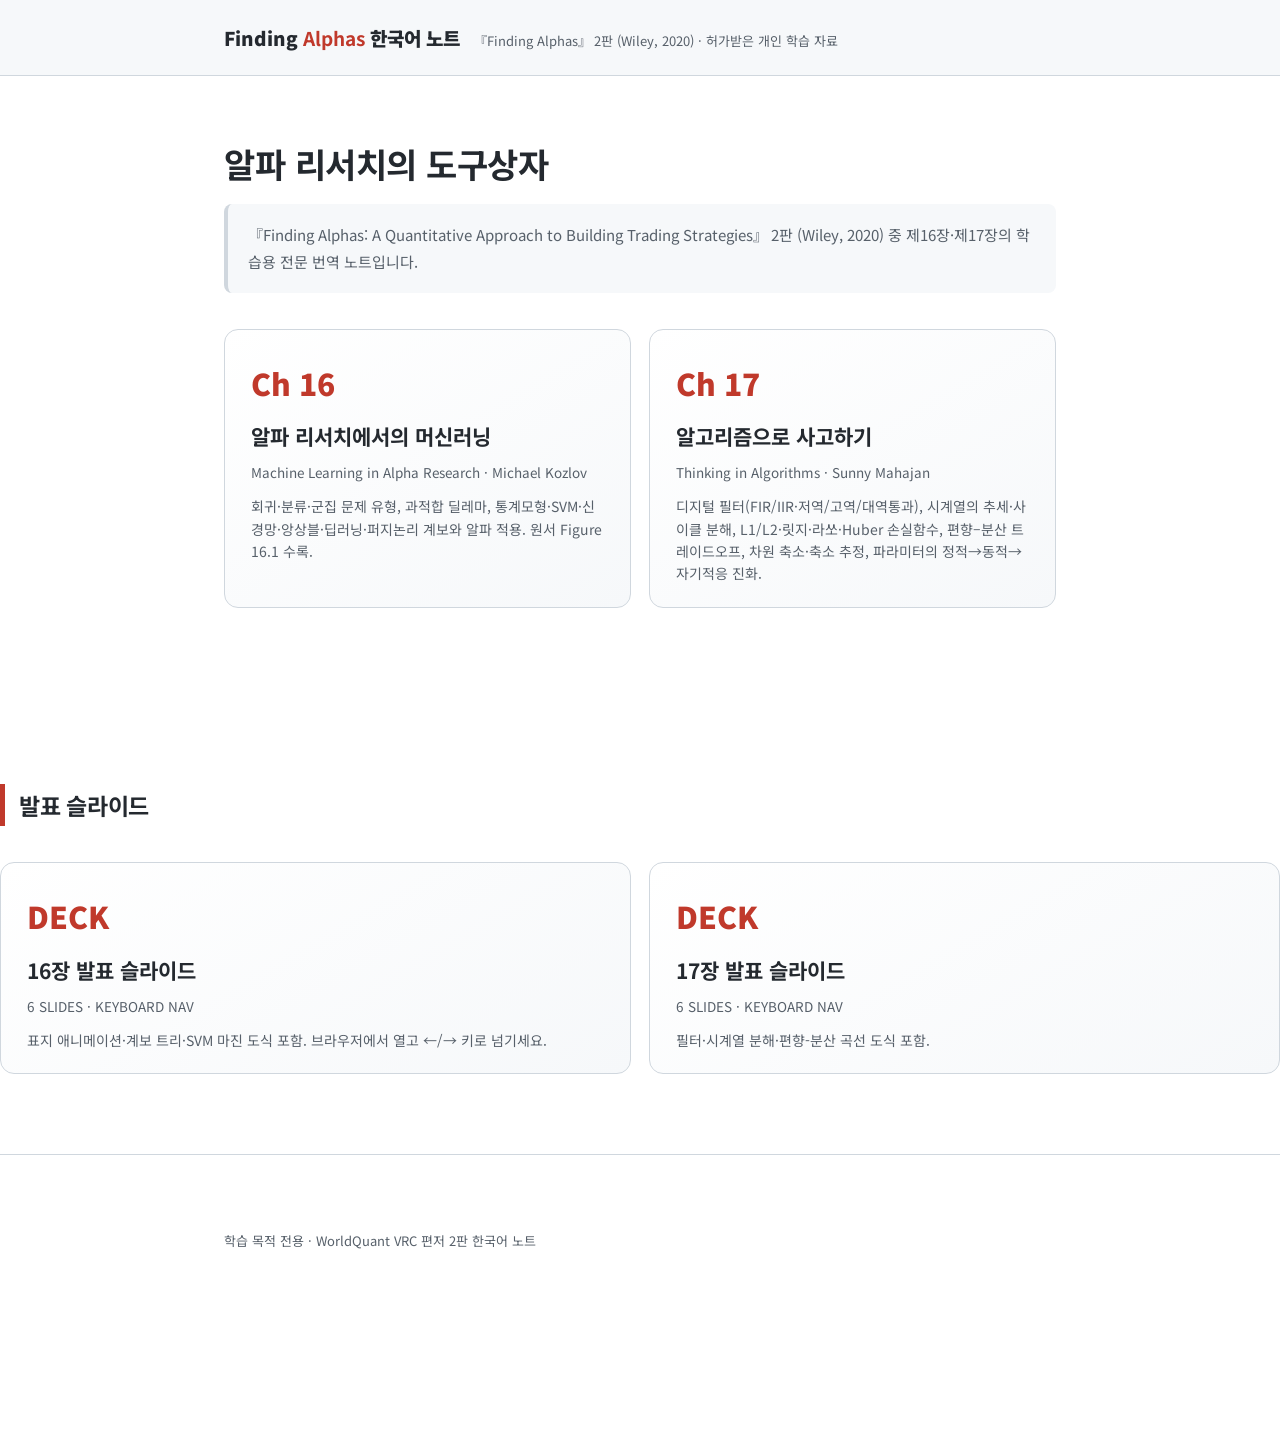
<file: index.html>
<!DOCTYPE html>
<html lang="ko"><head><meta charset="utf-8">
<meta name="viewport" content="width=device-width,initial-scale=1">
<title>Finding Alphas 한국어 노트 — 16·17장 발제</title>
<link href="https://fonts.googleapis.com/css2?family=Noto+Sans+KR:wght@400;500;700;900&display=swap" rel="stylesheet">
<link rel="stylesheet" href="style.css"></head>
<body>
<header class="site"><div class="wrap">
<a class="brand" href="index.html">Finding <b>Alphas</b> 한국어 노트</a>
<span class="meta">『Finding Alphas』 2판 (Wiley, 2020) · 허가받은 개인 학습 자료</span>
</div></header>
<div class="wrap">
<h1>알파 리서치의 도구상자</h1>
<blockquote><p>『Finding Alphas: A Quantitative Approach to Building Trading Strategies』 2판 (Wiley, 2020) 중 제16장·제17장의 학습용 전문 번역 노트입니다.</p></blockquote>
<div class="cards">
<a class="card" href="ch16.html">
<div class="no">Ch 16</div><div class="t">알파 리서치에서의 머신러닝</div>
<div class="e">Machine Learning in Alpha Research · Michael Kozlov</div>
<div class="d">회귀·분류·군집 문제 유형, 과적합 딜레마, 통계모형·SVM·신경망·앙상블·딥러닝·퍼지논리 계보와 알파 적용. 원서 Figure 16.1 수록.</div></a>
<a class="card" href="ch17.html">
<div class="no">Ch 17</div><div class="t">알고리즘으로 사고하기</div>
<div class="e">Thinking in Algorithms · Sunny Mahajan</div>
<div class="d">디지털 필터(FIR/IIR·저역/고역/대역통과), 시계열의 추세·사이클 분해, L1/L2·릿지·라쏘·Huber 손실함수, 편향–분산 트레이드오프, 차원 축소·축소 추정, 파라미터의 정적→동적→자기적응 진화.</div></a>
</div></div>

<h2 style="margin-top:56px;">발표 슬라이드</h2>
<div class="cards">
<a class="card" href="slides/Ch16_머신러닝과_알파연구_발표.html">
<div class="no">DECK</div><div class="t">16장 발표 슬라이드</div>
<div class="e">6 SLIDES · KEYBOARD NAV</div>
<div class="d">표지 애니메이션·계보 트리·SVM 마진 도식 포함. 브라우저에서 열고 ←/→ 키로 넘기세요.</div></a>
<a class="card" href="slides/Ch17_알고리즘적사고_발표.html">
<div class="no">DECK</div><div class="t">17장 발표 슬라이드</div>
<div class="e">6 SLIDES · KEYBOARD NAV</div>
<div class="d">필터·시계열 분해·편향-분산 곡선 도식 포함.</div></a>
</div>
<footer class="site"><div class="wrap">학습 목적 전용 · WorldQuant VRC 편저 2판 한국어 노트</div></footer>
</body></html>
</file>
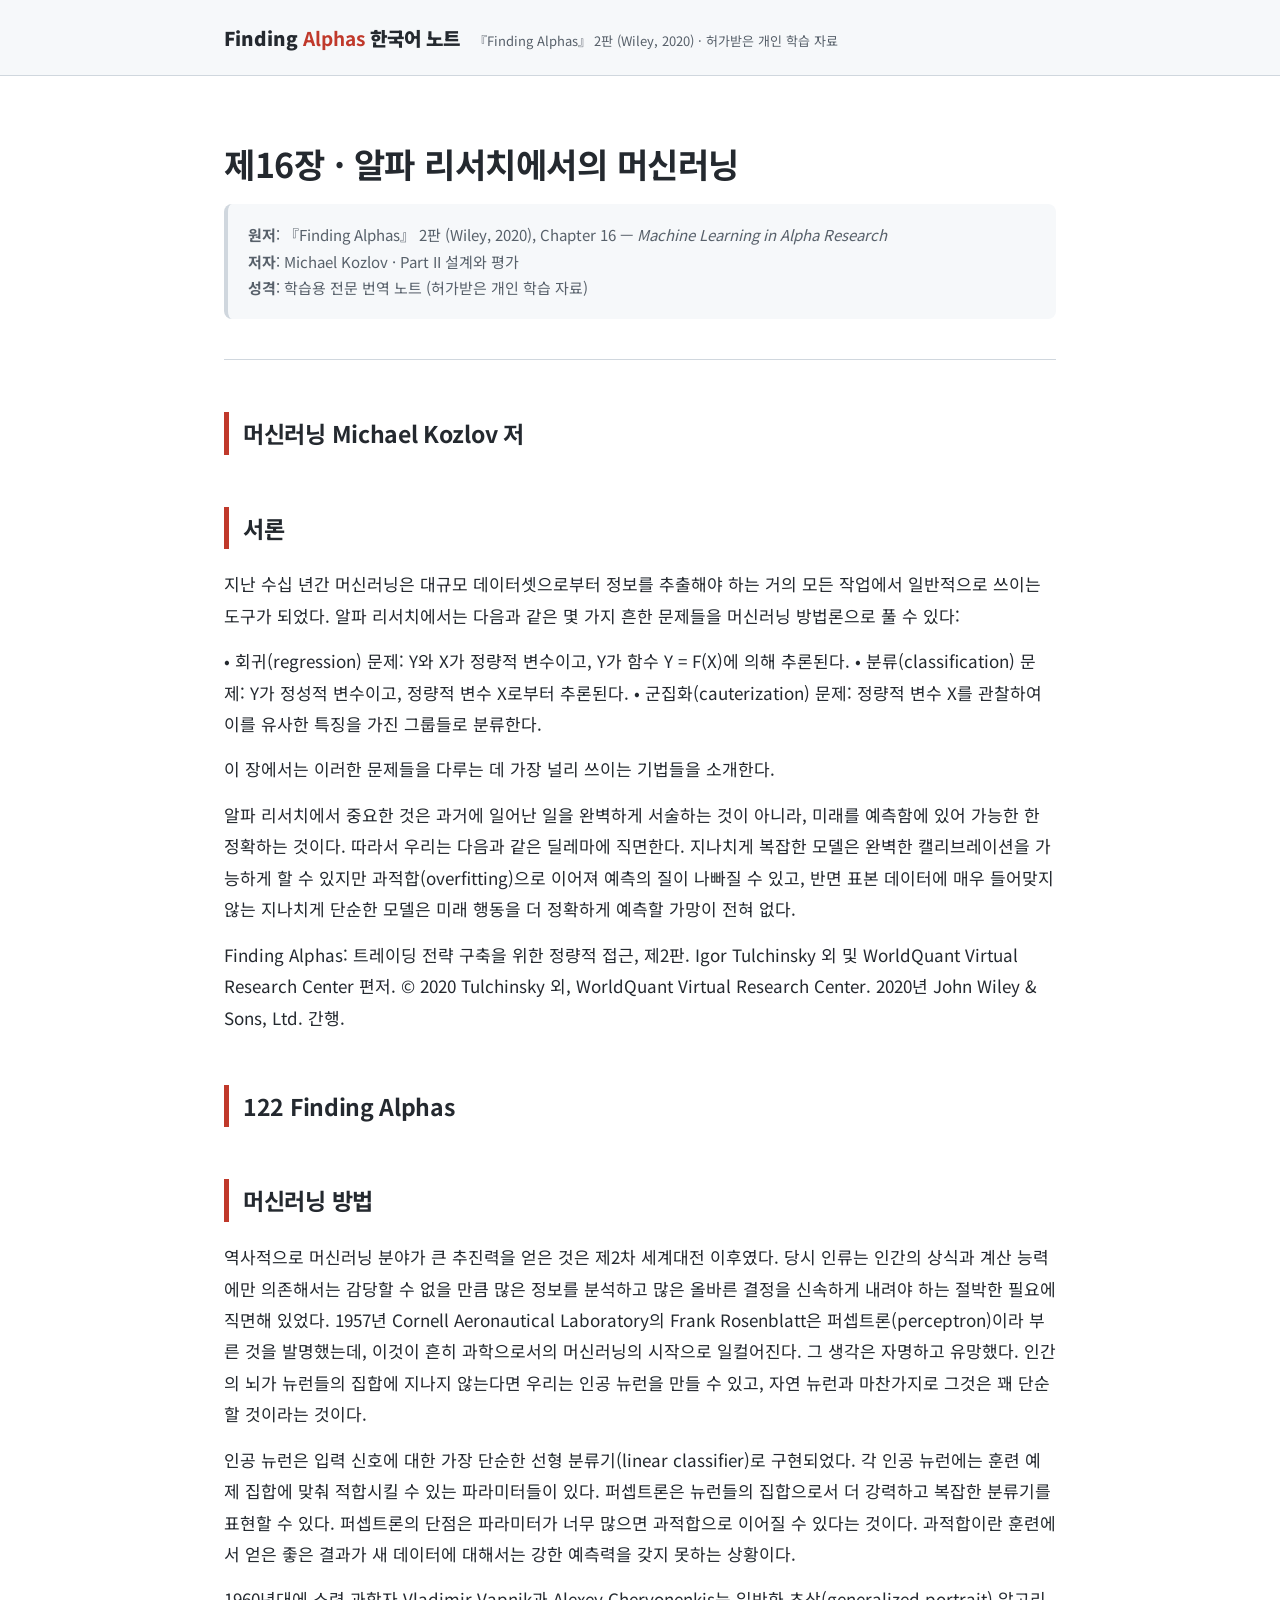
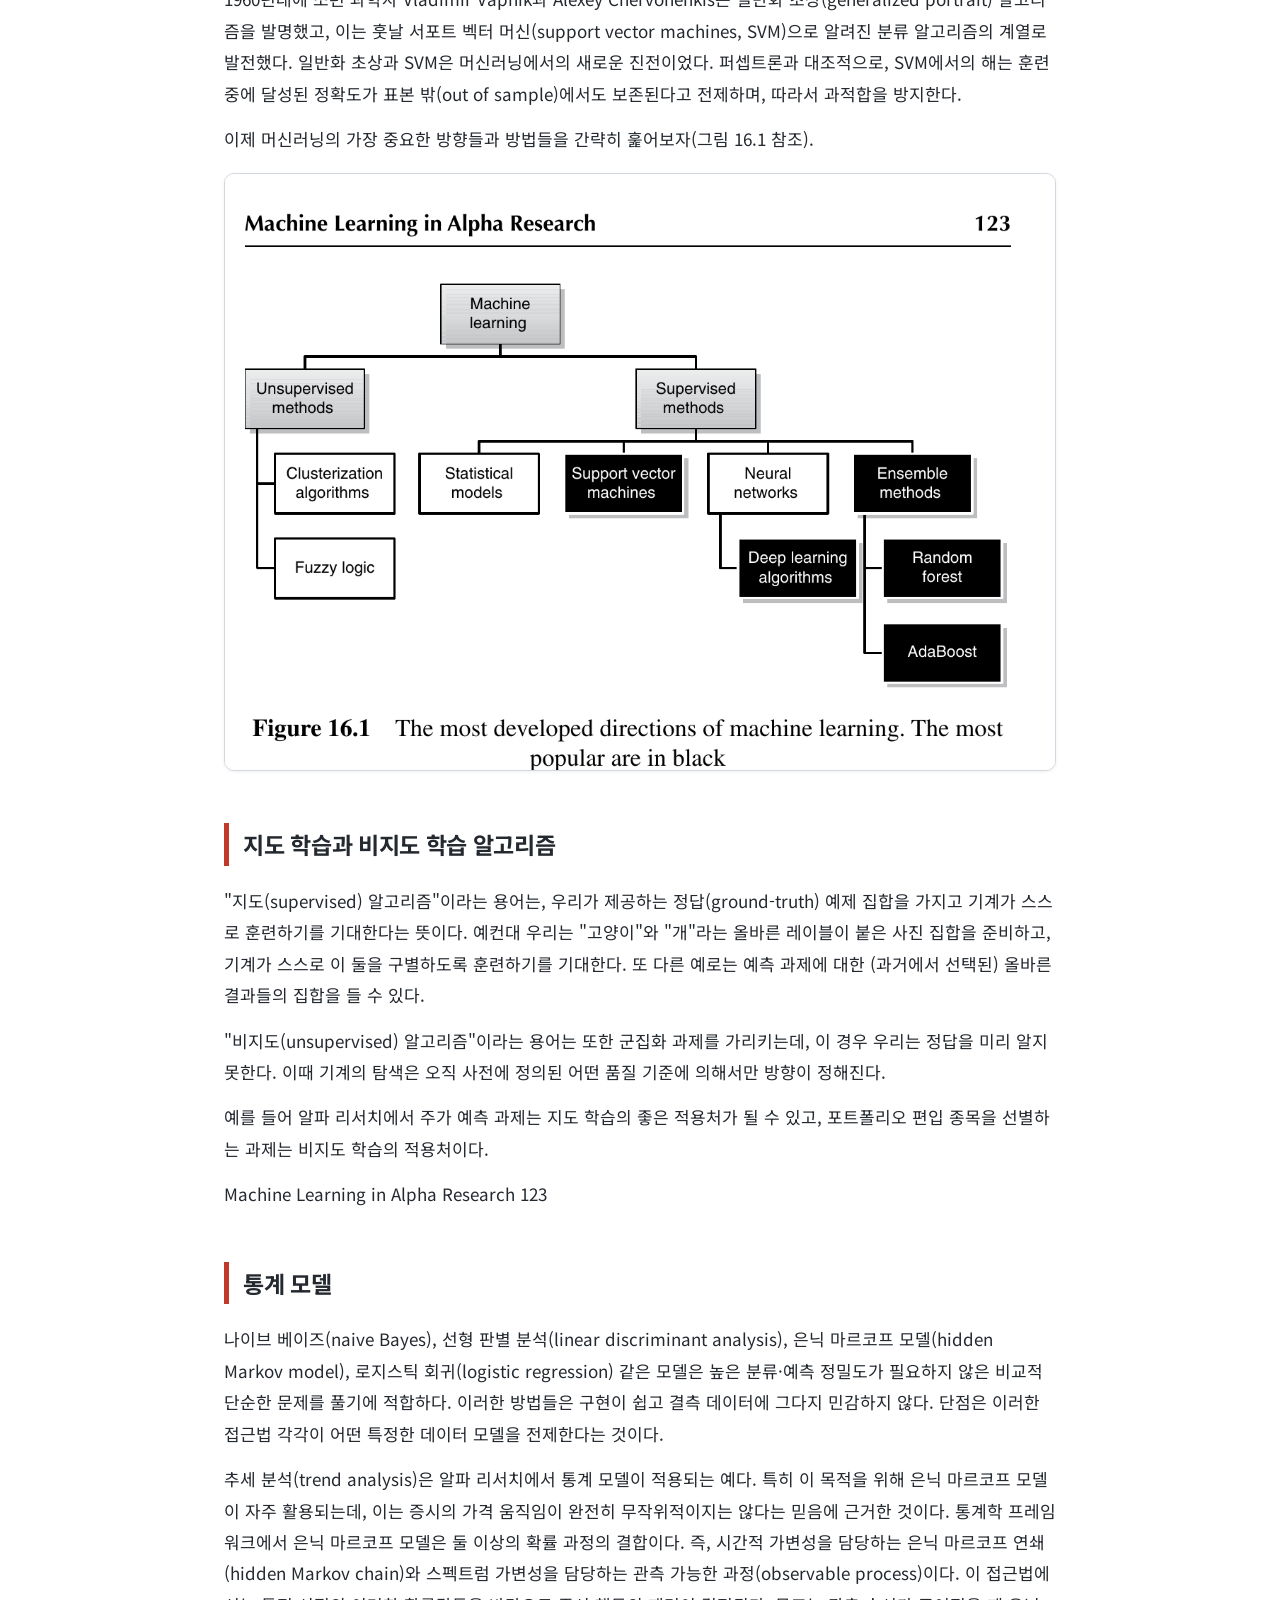
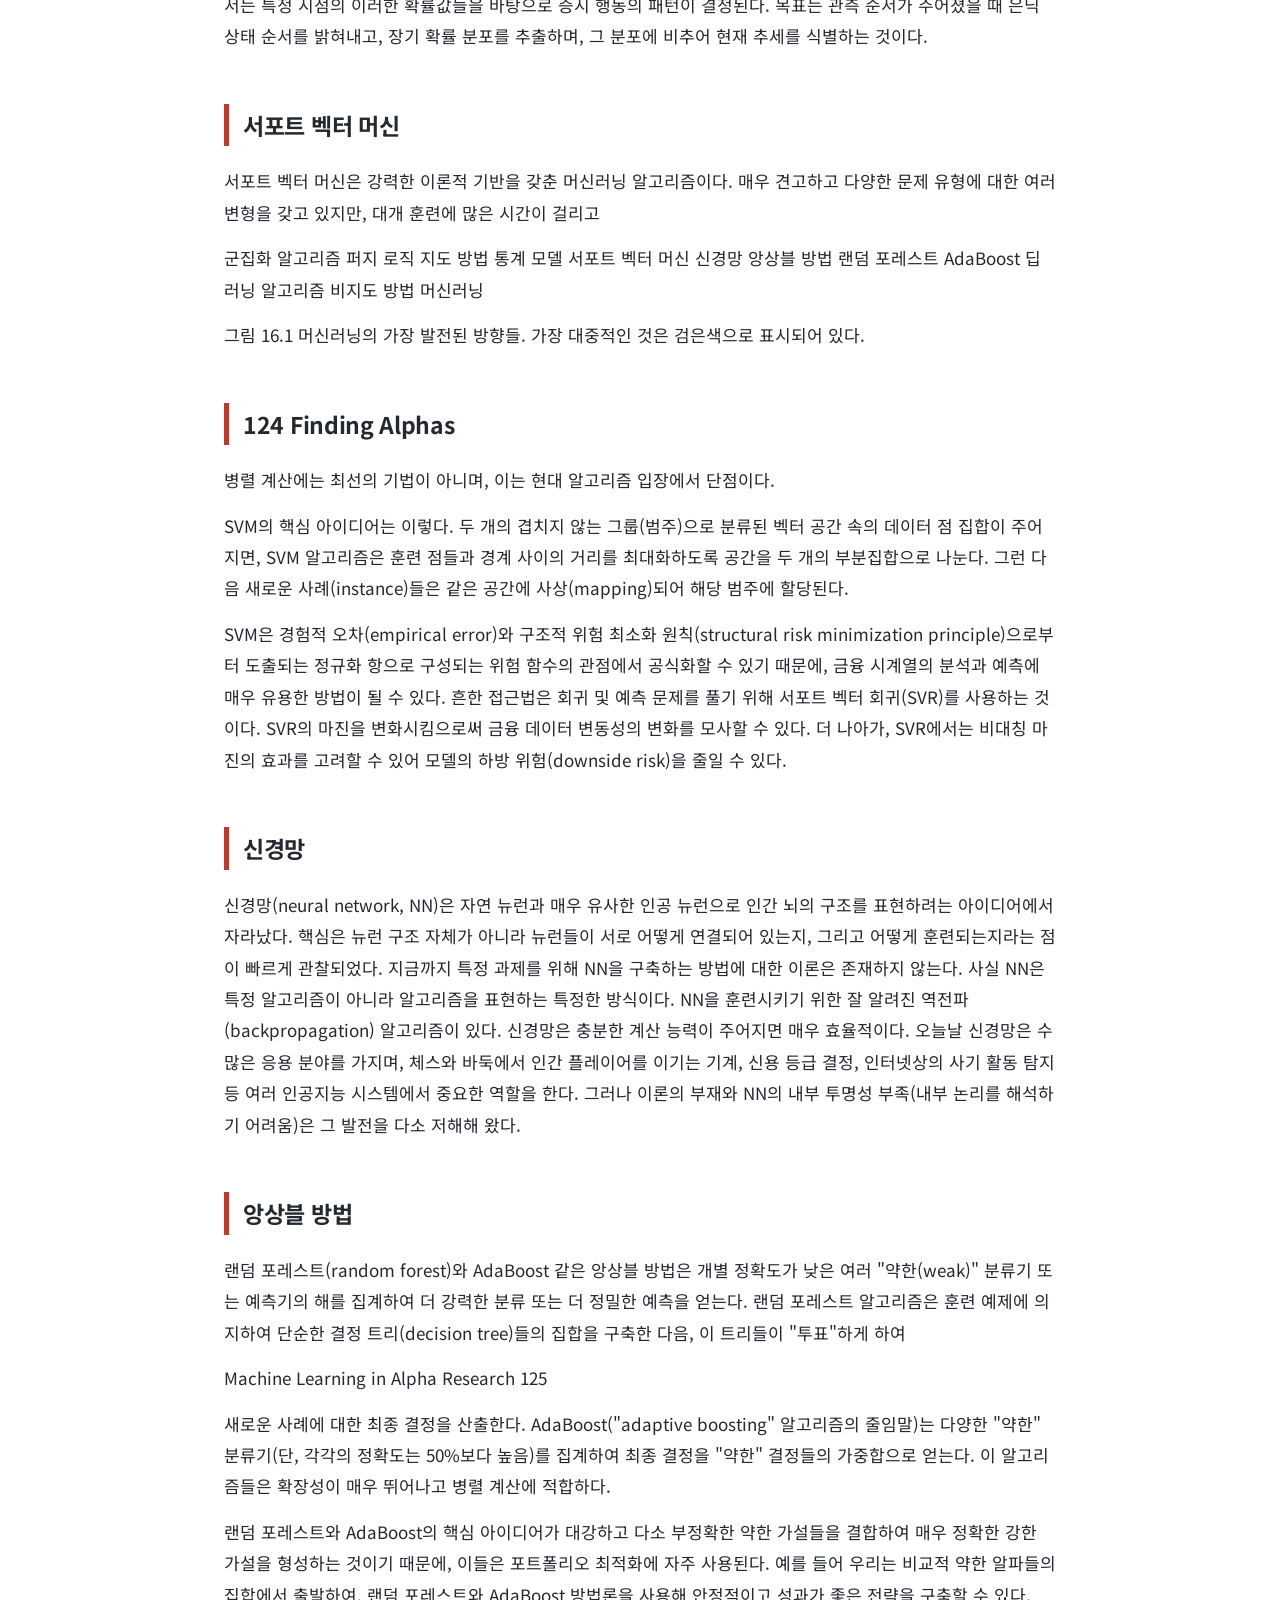
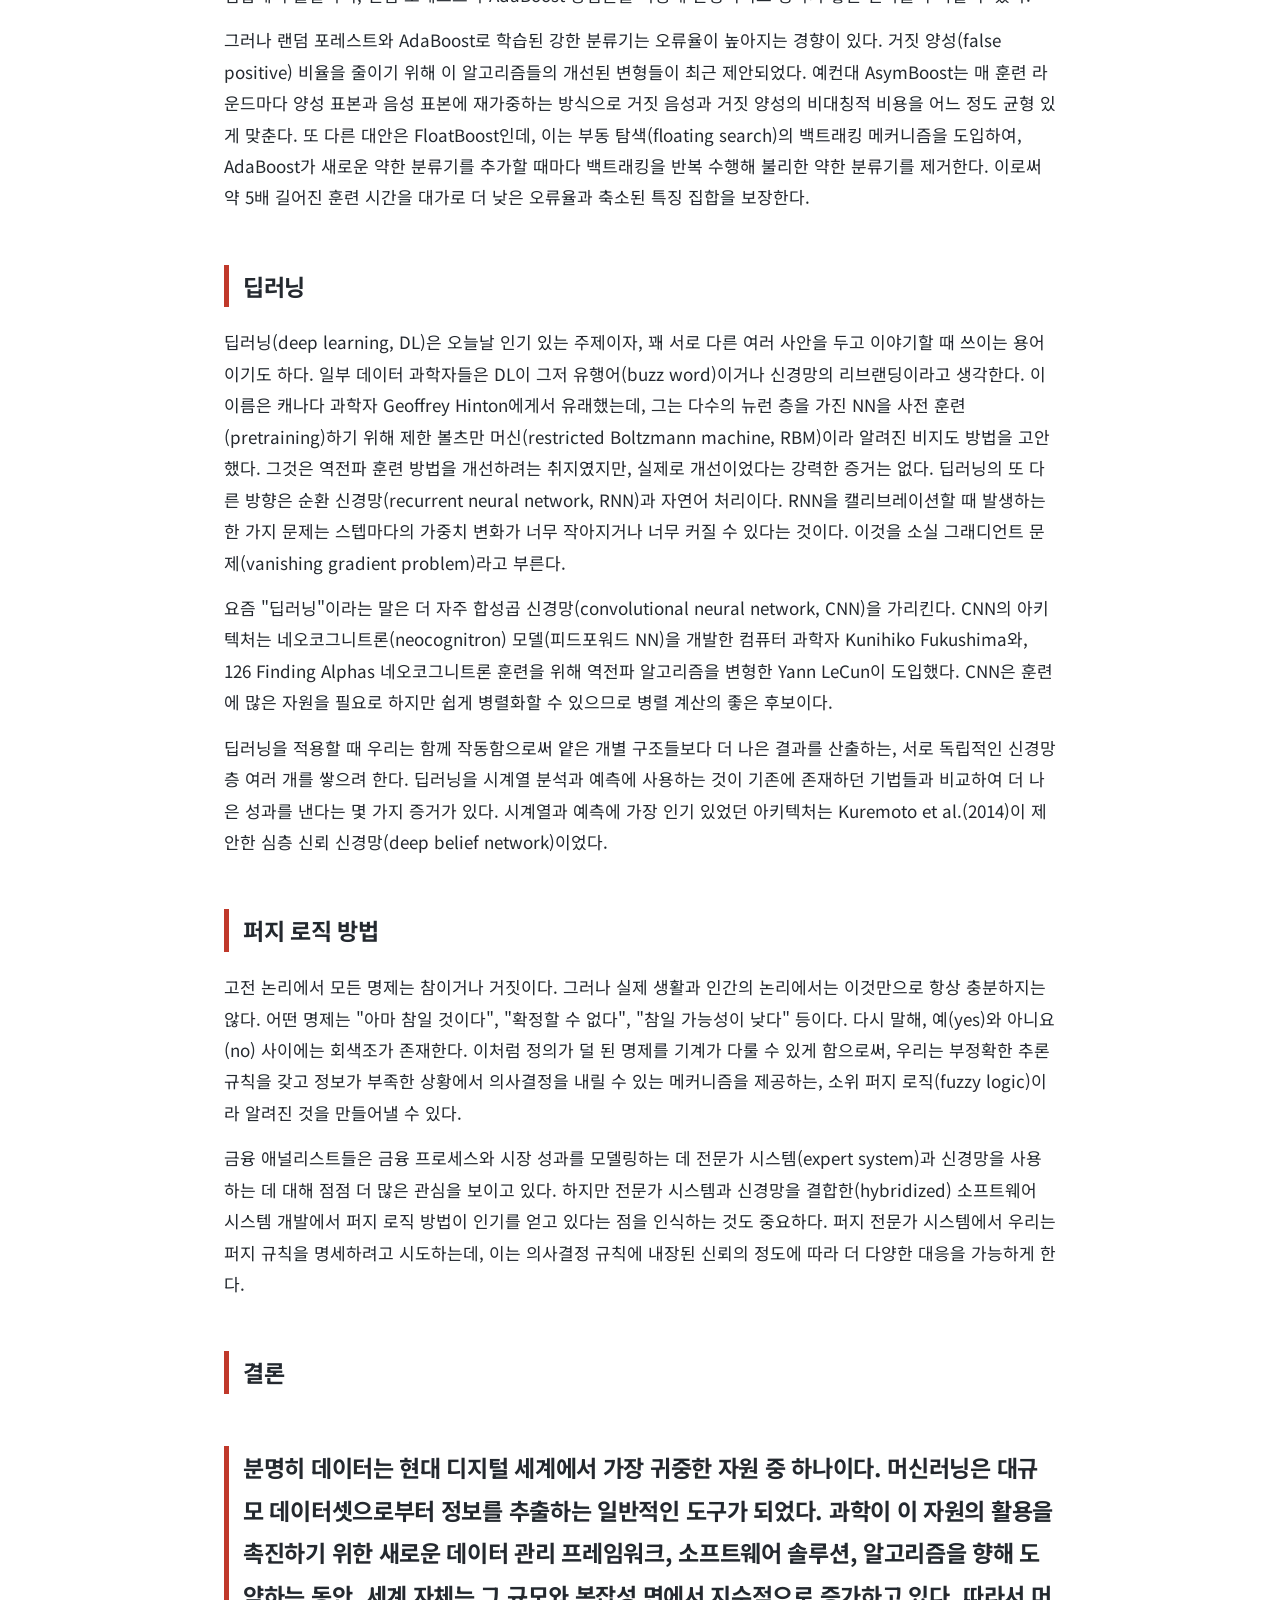
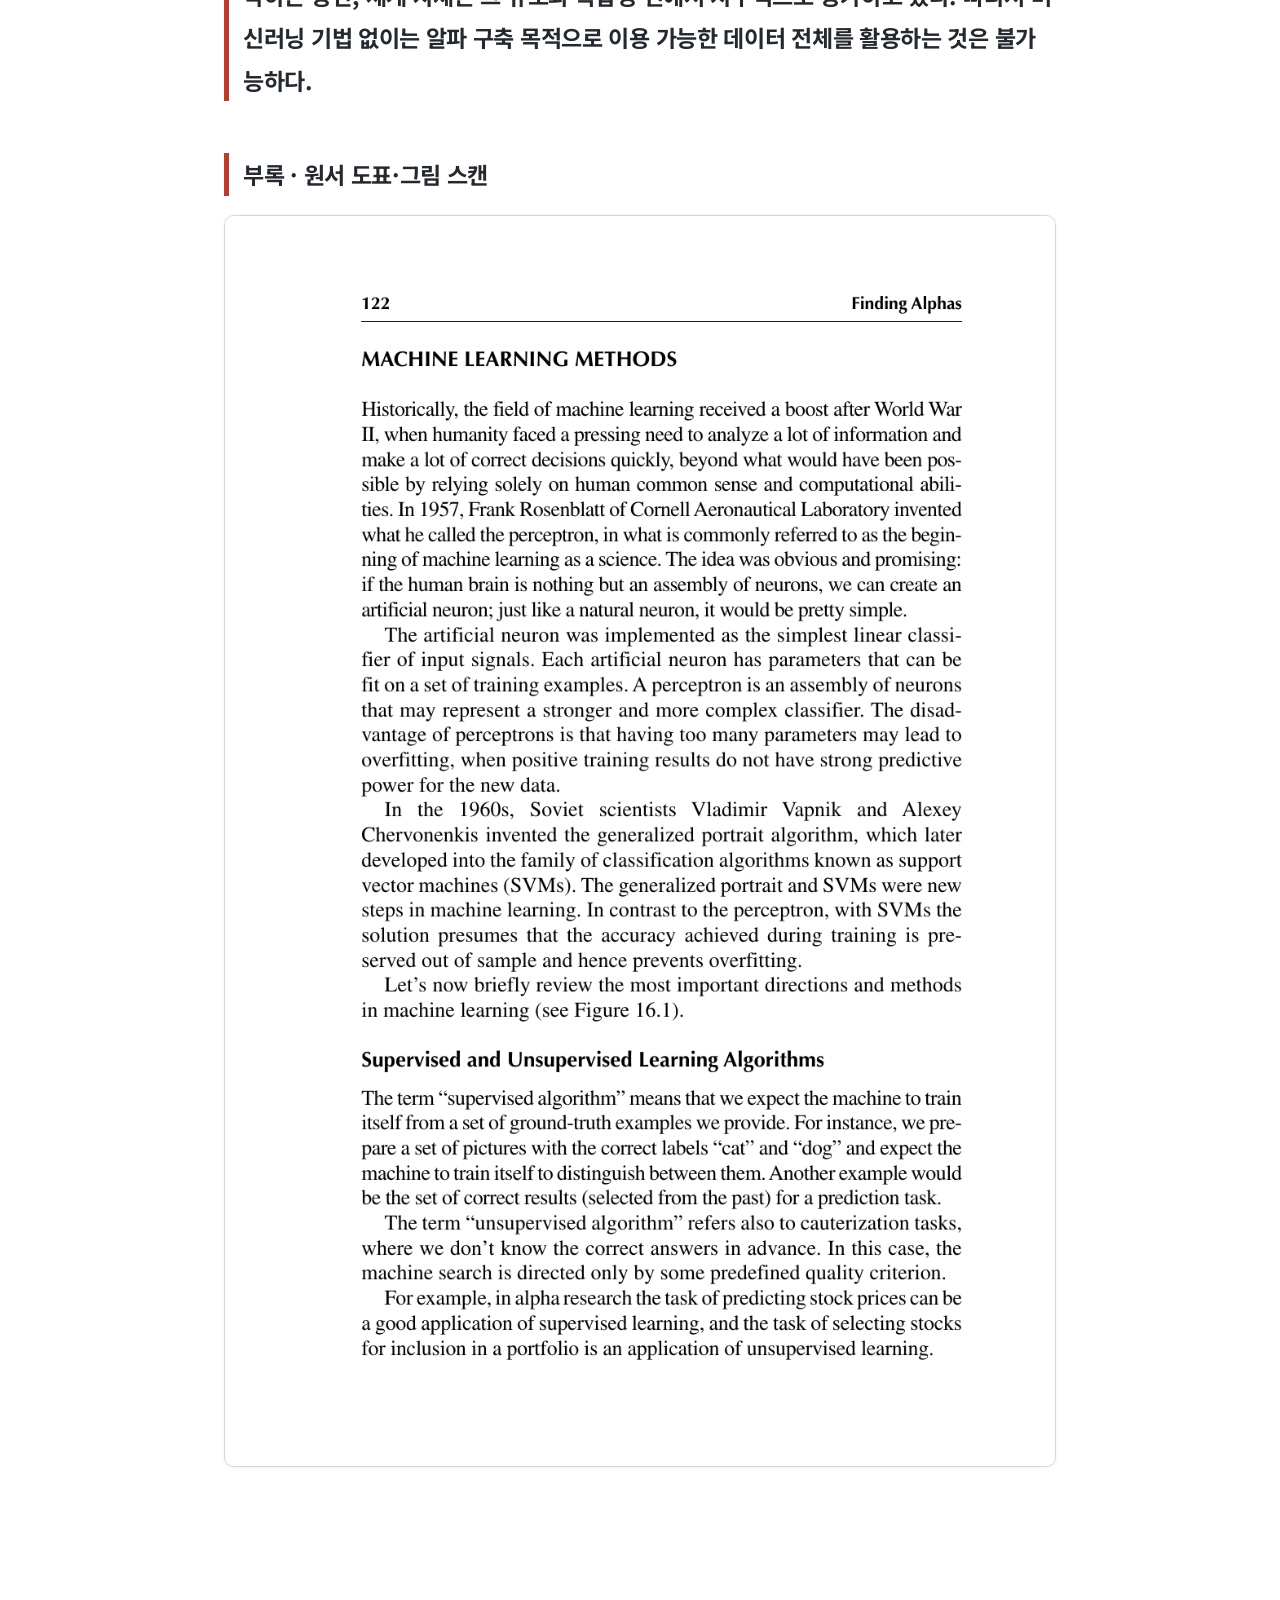
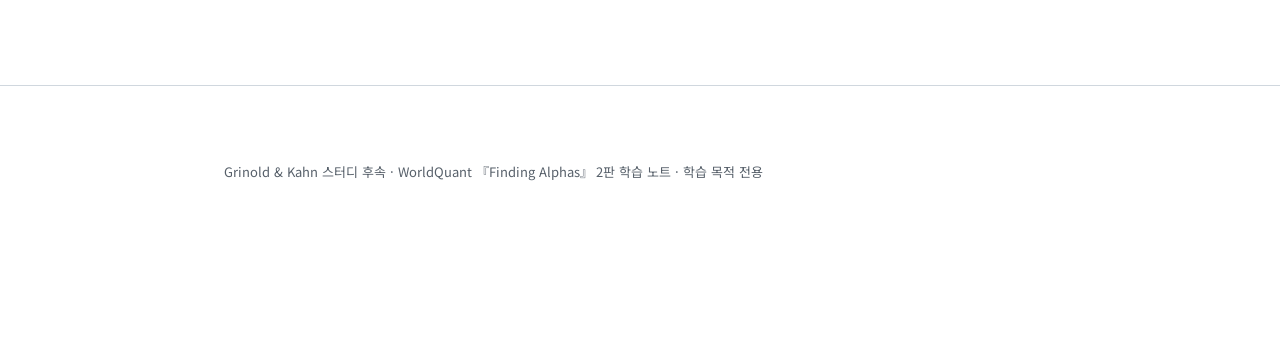
<file: ch16.html>
<!DOCTYPE html>
<html lang="ko"><head><meta charset="utf-8">
<meta name="viewport" content="width=device-width,initial-scale=1">
<title>제16장 · 알파 리서치에서의 머신러닝 — Finding Alphas 한국어 노트</title>
<link href="https://fonts.googleapis.com/css2?family=Noto+Sans+KR:wght@400;500;700;900&display=swap" rel="stylesheet">
<link rel="stylesheet" href="style.css"></head>
<body>
<header class="site"><div class="wrap">
<a class="brand" href="index.html">Finding <b>Alphas</b> 한국어 노트</a>
<span class="meta">『Finding Alphas』 2판 (Wiley, 2020) · 허가받은 개인 학습 자료</span>
</div></header>
<div class="wrap"><h1 id="제16장--알파-리서치에서의-머신러닝">제16장 · 알파 리서치에서의
머신러닝</h1>
<blockquote>
<p><strong>원저</strong>: 『Finding Alphas』 2판 (Wiley, 2020), Chapter
16 — <em>Machine Learning in Alpha Research</em><br />
<strong>저자</strong>: Michael Kozlov · Part II 설계와 평가<br />
<strong>성격</strong>: 학습용 전문 번역 노트 (허가받은 개인 학습
자료)</p>
</blockquote>
<hr />
<h2 id="머신러닝-michael-kozlov-저">머신러닝 Michael Kozlov 저</h2>
<h2 id="서론">서론</h2>
<p>지난 수십 년간 머신러닝은 대규모 데이터셋으로부터 정보를 추출해야
하는 거의 모든 작업에서 일반적으로 쓰이는 도구가 되었다. 알파
리서치에서는 다음과 같은 몇 가지 흔한 문제들을 머신러닝 방법론으로 풀 수
있다:</p>
<p>• 회귀(regression) 문제: Y와 X가 정량적 변수이고, Y가 함수 Y = F(X)에
의해 추론된다. • 분류(classification) 문제: Y가 정성적 변수이고, 정량적
변수 X로부터 추론된다. • 군집화(cauterization) 문제: 정량적 변수 X를
관찰하여 이를 유사한 특징을 가진 그룹들로 분류한다.</p>
<p>이 장에서는 이러한 문제들을 다루는 데 가장 널리 쓰이는 기법들을
소개한다.</p>
<p>알파 리서치에서 중요한 것은 과거에 일어난 일을 완벽하게 서술하는 것이
아니라, 미래를 예측함에 있어 가능한 한 정확하는 것이다. 따라서 우리는
다음과 같은 딜레마에 직면한다. 지나치게 복잡한 모델은 완벽한
캘리브레이션을 가능하게 할 수 있지만 과적합(overfitting)으로 이어져
예측의 질이 나빠질 수 있고, 반면 표본 데이터에 매우 들어맞지 않는
지나치게 단순한 모델은 미래 행동을 더 정확하게 예측할 가망이 전혀
없다.</p>
<p>Finding Alphas: 트레이딩 전략 구축을 위한 정량적 접근, 제2판. Igor
Tulchinsky 외 및 WorldQuant Virtual Research Center 편저. © 2020
Tulchinsky 외, WorldQuant Virtual Research Center. 2020년 John Wiley
&amp; Sons, Ltd. 간행.</p>
<h2 id="122-finding-alphas">122 Finding Alphas</h2>
<h2 id="머신러닝-방법">머신러닝 방법</h2>
<p>역사적으로 머신러닝 분야가 큰 추진력을 얻은 것은 제2차 세계대전
이후였다. 당시 인류는 인간의 상식과 계산 능력에만 의존해서는 감당할 수
없을 만큼 많은 정보를 분석하고 많은 올바른 결정을 신속하게 내려야 하는
절박한 필요에 직면해 있었다. 1957년 Cornell Aeronautical Laboratory의
Frank Rosenblatt은 퍼셉트론(perceptron)이라 부른 것을 발명했는데, 이것이
흔히 과학으로서의 머신러닝의 시작으로 일컬어진다. 그 생각은 자명하고
유망했다. 인간의 뇌가 뉴런들의 집합에 지나지 않는다면 우리는 인공 뉴런을
만들 수 있고, 자연 뉴런과 마찬가지로 그것은 꽤 단순할 것이라는
것이다.</p>
<p>인공 뉴런은 입력 신호에 대한 가장 단순한 선형 분류기(linear
classifier)로 구현되었다. 각 인공 뉴런에는 훈련 예제 집합에 맞춰
적합시킬 수 있는 파라미터들이 있다. 퍼셉트론은 뉴런들의 집합으로서 더
강력하고 복잡한 분류기를 표현할 수 있다. 퍼셉트론의 단점은 파라미터가
너무 많으면 과적합으로 이어질 수 있다는 것이다. 과적합이란 훈련에서 얻은
좋은 결과가 새 데이터에 대해서는 강한 예측력을 갖지 못하는 상황이다.</p>
<p>1960년대에 소련 과학자 Vladimir Vapnik과 Alexey Chervonenkis는 일반화
초상(generalized portrait) 알고리즘을 발명했고, 이는 훗날 서포트 벡터
머신(support vector machines, SVM)으로 알려진 분류 알고리즘의 계열로
발전했다. 일반화 초상과 SVM은 머신러닝에서의 새로운 진전이었다.
퍼셉트론과 대조적으로, SVM에서의 해는 훈련 중에 달성된 정확도가 표본
밖(out of sample)에서도 보존된다고 전제하며, 따라서 과적합을
방지한다.</p>
<p>이제 머신러닝의 가장 중요한 방향들과 방법들을 간략히 훑어보자(그림
16.1 참조).</p>
<p><img src="img/ch16_fig16_1.png" alt="원서 그림 16.1" /></p>
<h2 id="지도-학습과-비지도-학습-알고리즘">지도 학습과 비지도 학습
알고리즘</h2>
<p>"지도(supervised) 알고리즘"이라는 용어는, 우리가 제공하는
정답(ground-truth) 예제 집합을 가지고 기계가 스스로 훈련하기를
기대한다는 뜻이다. 예컨대 우리는 "고양이"와 "개"라는 올바른 레이블이
붙은 사진 집합을 준비하고, 기계가 스스로 이 둘을 구별하도록 훈련하기를
기대한다. 또 다른 예로는 예측 과제에 대한 (과거에서 선택된) 올바른
결과들의 집합을 들 수 있다.</p>
<p>"비지도(unsupervised) 알고리즘"이라는 용어는 또한 군집화 과제를
가리키는데, 이 경우 우리는 정답을 미리 알지 못한다. 이때 기계의 탐색은
오직 사전에 정의된 어떤 품질 기준에 의해서만 방향이 정해진다.</p>
<p>예를 들어 알파 리서치에서 주가 예측 과제는 지도 학습의 좋은 적용처가
될 수 있고, 포트폴리오 편입 종목을 선별하는 과제는 비지도 학습의
적용처이다.</p>
<p>Machine Learning in Alpha Research 123</p>
<h2 id="통계-모델">통계 모델</h2>
<p>나이브 베이즈(naive Bayes), 선형 판별 분석(linear discriminant
analysis), 은닉 마르코프 모델(hidden Markov model), 로지스틱
회귀(logistic regression) 같은 모델은 높은 분류·예측 정밀도가 필요하지
않은 비교적 단순한 문제를 풀기에 적합하다. 이러한 방법들은 구현이 쉽고
결측 데이터에 그다지 민감하지 않다. 단점은 이러한 접근법 각각이 어떤
특정한 데이터 모델을 전제한다는 것이다.</p>
<p>추세 분석(trend analysis)은 알파 리서치에서 통계 모델이 적용되는
예다. 특히 이 목적을 위해 은닉 마르코프 모델이 자주 활용되는데, 이는
증시의 가격 움직임이 완전히 무작위적이지는 않다는 믿음에 근거한 것이다.
통계학 프레임워크에서 은닉 마르코프 모델은 둘 이상의 확률 과정의
결합이다. 즉, 시간적 가변성을 담당하는 은닉 마르코프 연쇄(hidden Markov
chain)와 스펙트럼 가변성을 담당하는 관측 가능한 과정(observable
process)이다. 이 접근법에서는 특정 시점의 이러한 확률값들을 바탕으로
증시 행동의 패턴이 결정된다. 목표는 관측 순서가 주어졌을 때 은닉 상태
순서를 밝혀내고, 장기 확률 분포를 추출하며, 그 분포에 비추어 현재 추세를
식별하는 것이다.</p>
<h2 id="서포트-벡터-머신">서포트 벡터 머신</h2>
<p>서포트 벡터 머신은 강력한 이론적 기반을 갖춘 머신러닝 알고리즘이다.
매우 견고하고 다양한 문제 유형에 대한 여러 변형을 갖고 있지만, 대개
훈련에 많은 시간이 걸리고</p>
<p>군집화 알고리즘 퍼지 로직 지도 방법 통계 모델 서포트 벡터 머신 신경망
앙상블 방법 랜덤 포레스트 AdaBoost 딥러닝 알고리즘 비지도 방법
머신러닝</p>
<p>그림 16.1 머신러닝의 가장 발전된 방향들. 가장 대중적인 것은
검은색으로 표시되어 있다.</p>
<h2 id="124-finding-alphas">124 Finding Alphas</h2>
<p>병렬 계산에는 최선의 기법이 아니며, 이는 현대 알고리즘 입장에서
단점이다.</p>
<p>SVM의 핵심 아이디어는 이렇다. 두 개의 겹치지 않는 그룹(범주)으로
분류된 벡터 공간 속의 데이터 점 집합이 주어지면, SVM 알고리즘은 훈련
점들과 경계 사이의 거리를 최대화하도록 공간을 두 개의 부분집합으로
나눈다. 그런 다음 새로운 사례(instance)들은 같은 공간에
사상(mapping)되어 해당 범주에 할당된다.</p>
<p>SVM은 경험적 오차(empirical error)와 구조적 위험 최소화
원칙(structural risk minimization principle)으로부터 도출되는 정규화
항으로 구성되는 위험 함수의 관점에서 공식화할 수 있기 때문에, 금융
시계열의 분석과 예측에 매우 유용한 방법이 될 수 있다. 흔한 접근법은 회귀
및 예측 문제를 풀기 위해 서포트 벡터 회귀(SVR)를 사용하는 것이다. SVR의
마진을 변화시킴으로써 금융 데이터 변동성의 변화를 모사할 수 있다. 더
나아가, SVR에서는 비대칭 마진의 효과를 고려할 수 있어 모델의 하방
위험(downside risk)을 줄일 수 있다.</p>
<h2 id="신경망">신경망</h2>
<p>신경망(neural network, NN)은 자연 뉴런과 매우 유사한 인공 뉴런으로
인간 뇌의 구조를 표현하려는 아이디어에서 자라났다. 핵심은 뉴런 구조
자체가 아니라 뉴런들이 서로 어떻게 연결되어 있는지, 그리고 어떻게
훈련되는지라는 점이 빠르게 관찰되었다. 지금까지 특정 과제를 위해 NN을
구축하는 방법에 대한 이론은 존재하지 않는다. 사실 NN은 특정 알고리즘이
아니라 알고리즘을 표현하는 특정한 방식이다. NN을 훈련시키기 위한 잘
알려진 역전파(backpropagation) 알고리즘이 있다. 신경망은 충분한 계산
능력이 주어지면 매우 효율적이다. 오늘날 신경망은 수많은 응용 분야를
가지며, 체스와 바둑에서 인간 플레이어를 이기는 기계, 신용 등급 결정,
인터넷상의 사기 활동 탐지 등 여러 인공지능 시스템에서 중요한 역할을
한다. 그러나 이론의 부재와 NN의 내부 투명성 부족(내부 논리를 해석하기
어려움)은 그 발전을 다소 저해해 왔다.</p>
<h2 id="앙상블-방법">앙상블 방법</h2>
<p>랜덤 포레스트(random forest)와 AdaBoost 같은 앙상블 방법은 개별
정확도가 낮은 여러 "약한(weak)" 분류기 또는 예측기의 해를 집계하여 더
강력한 분류 또는 더 정밀한 예측을 얻는다. 랜덤 포레스트 알고리즘은 훈련
예제에 의지하여 단순한 결정 트리(decision tree)들의 집합을 구축한 다음,
이 트리들이 "투표"하게 하여</p>
<p>Machine Learning in Alpha Research 125</p>
<p>새로운 사례에 대한 최종 결정을 산출한다. AdaBoost("adaptive boosting"
알고리즘의 줄임말)는 다양한 "약한" 분류기(단, 각각의 정확도는 50%보다
높음)를 집계하여 최종 결정을 "약한" 결정들의 가중합으로 얻는다. 이
알고리즘들은 확장성이 매우 뛰어나고 병렬 계산에 적합하다.</p>
<p>랜덤 포레스트와 AdaBoost의 핵심 아이디어가 대강하고 다소 부정확한
약한 가설들을 결합하여 매우 정확한 강한 가설을 형성하는 것이기 때문에,
이들은 포트폴리오 최적화에 자주 사용된다. 예를 들어 우리는 비교적 약한
알파들의 집합에서 출발하여, 랜덤 포레스트와 AdaBoost 방법론을 사용해
안정적이고 성과가 좋은 전략을 구축할 수 있다.</p>
<p>그러나 랜덤 포레스트와 AdaBoost로 학습된 강한 분류기는 오류율이
높아지는 경향이 있다. 거짓 양성(false positive) 비율을 줄이기 위해 이
알고리즘들의 개선된 변형들이 최근 제안되었다. 예컨대 AsymBoost는 매 훈련
라운드마다 양성 표본과 음성 표본에 재가중하는 방식으로 거짓 음성과 거짓
양성의 비대칭적 비용을 어느 정도 균형 있게 맞춘다. 또 다른 대안은
FloatBoost인데, 이는 부동 탐색(floating search)의 백트래킹 메커니즘을
도입하여, AdaBoost가 새로운 약한 분류기를 추가할 때마다 백트래킹을 반복
수행해 불리한 약한 분류기를 제거한다. 이로써 약 5배 길어진 훈련 시간을
대가로 더 낮은 오류율과 축소된 특징 집합을 보장한다.</p>
<h2 id="딥러닝">딥러닝</h2>
<p>딥러닝(deep learning, DL)은 오늘날 인기 있는 주제이자, 꽤 서로 다른
여러 사안을 두고 이야기할 때 쓰이는 용어이기도 하다. 일부 데이터
과학자들은 DL이 그저 유행어(buzz word)이거나 신경망의 리브랜딩이라고
생각한다. 이 이름은 캐나다 과학자 Geoffrey Hinton에게서 유래했는데, 그는
다수의 뉴런 층을 가진 NN을 사전 훈련(pretraining)하기 위해 제한 볼츠만
머신(restricted Boltzmann machine, RBM)이라 알려진 비지도 방법을
고안했다. 그것은 역전파 훈련 방법을 개선하려는 취지였지만, 실제로
개선이었다는 강력한 증거는 없다. 딥러닝의 또 다른 방향은 순환
신경망(recurrent neural network, RNN)과 자연어 처리이다. RNN을
캘리브레이션할 때 발생하는 한 가지 문제는 스텝마다의 가중치 변화가 너무
작아지거나 너무 커질 수 있다는 것이다. 이것을 소실 그래디언트
문제(vanishing gradient problem)라고 부른다.</p>
<p>요즘 "딥러닝"이라는 말은 더 자주 합성곱 신경망(convolutional neural
network, CNN)을 가리킨다. CNN의 아키텍처는 네오코그니트론(neocognitron)
모델(피드포워드 NN)을 개발한 컴퓨터 과학자 Kunihiko Fukushima와, 126
Finding Alphas 네오코그니트론 훈련을 위해 역전파 알고리즘을 변형한 Yann
LeCun이 도입했다. CNN은 훈련에 많은 자원을 필요로 하지만 쉽게 병렬화할
수 있으므로 병렬 계산의 좋은 후보이다.</p>
<p>딥러닝을 적용할 때 우리는 함께 작동함으로써 얕은 개별 구조들보다 더
나은 결과를 산출하는, 서로 독립적인 신경망 층 여러 개를 쌓으려 한다.
딥러닝을 시계열 분석과 예측에 사용하는 것이 기존에 존재하던 기법들과
비교하여 더 나은 성과를 낸다는 몇 가지 증거가 있다. 시계열과 예측에 가장
인기 있었던 아키텍처는 Kuremoto et al.(2014)이 제안한 심층 신뢰
신경망(deep belief network)이었다.</p>
<h2 id="퍼지-로직-방법">퍼지 로직 방법</h2>
<p>고전 논리에서 모든 명제는 참이거나 거짓이다. 그러나 실제 생활과
인간의 논리에서는 이것만으로 항상 충분하지는 않다. 어떤 명제는 "아마
참일 것이다", "확정할 수 없다", "참일 가능성이 낮다" 등이다. 다시 말해,
예(yes)와 아니요(no) 사이에는 회색조가 존재한다. 이처럼 정의가 덜 된
명제를 기계가 다룰 수 있게 함으로써, 우리는 부정확한 추론 규칙을 갖고
정보가 부족한 상황에서 의사결정을 내릴 수 있는 메커니즘을 제공하는, 소위
퍼지 로직(fuzzy logic)이라 알려진 것을 만들어낼 수 있다.</p>
<p>금융 애널리스트들은 금융 프로세스와 시장 성과를 모델링하는 데 전문가
시스템(expert system)과 신경망을 사용하는 데 대해 점점 더 많은 관심을
보이고 있다. 하지만 전문가 시스템과 신경망을 결합한(hybridized)
소프트웨어 시스템 개발에서 퍼지 로직 방법이 인기를 얻고 있다는 점을
인식하는 것도 중요하다. 퍼지 전문가 시스템에서 우리는 퍼지 규칙을
명세하려고 시도하는데, 이는 의사결정 규칙에 내장된 신뢰의 정도에 따라 더
다양한 대응을 가능하게 한다.</p>
<h2 id="결론">결론</h2>
<h2
id="분명히-데이터는-현대-디지털-세계에서-가장-귀중한-자원-중-하나이다-머신러닝은-대규모-데이터셋으로부터-정보를-추출하는-일반적인-도구가-되었다-과학이-이-자원의-활용을-촉진하기-위한-새로운-데이터-관리-프레임워크-소프트웨어-솔루션-알고리즘을-향해-도약하는-동안-세계-자체는-그-규모와-복잡성-면에서-지수적으로-증가하고-있다-따라서-머신러닝-기법-없이는-알파-구축-목적으로-이용-가능한-데이터-전체를-활용하는-것은-불가능하다">분명히
데이터는 현대 디지털 세계에서 가장 귀중한 자원 중 하나이다. 머신러닝은
대규모 데이터셋으로부터 정보를 추출하는 일반적인 도구가 되었다. 과학이
이 자원의 활용을 촉진하기 위한 새로운 데이터 관리 프레임워크, 소프트웨어
솔루션, 알고리즘을 향해 도약하는 동안, 세계 자체는 그 규모와 복잡성
면에서 지수적으로 증가하고 있다. 따라서 머신러닝 기법 없이는 알파 구축
목적으로 이용 가능한 데이터 전체를 활용하는 것은 불가능하다.</h2>
<h2 id="부록--원서-도표그림-스캔">부록 · 원서 도표·그림 스캔</h2>
<p><img src="img/ch16_p141_fig.png" alt="원서 도표 스캔" /></p>
</div>
<footer class="site"><div class="wrap">Grinold &amp; Kahn 스터디 후속 · WorldQuant 『Finding Alphas』 2판 학습 노트 · 학습 목적 전용</div></footer>
</body></html>
</file>
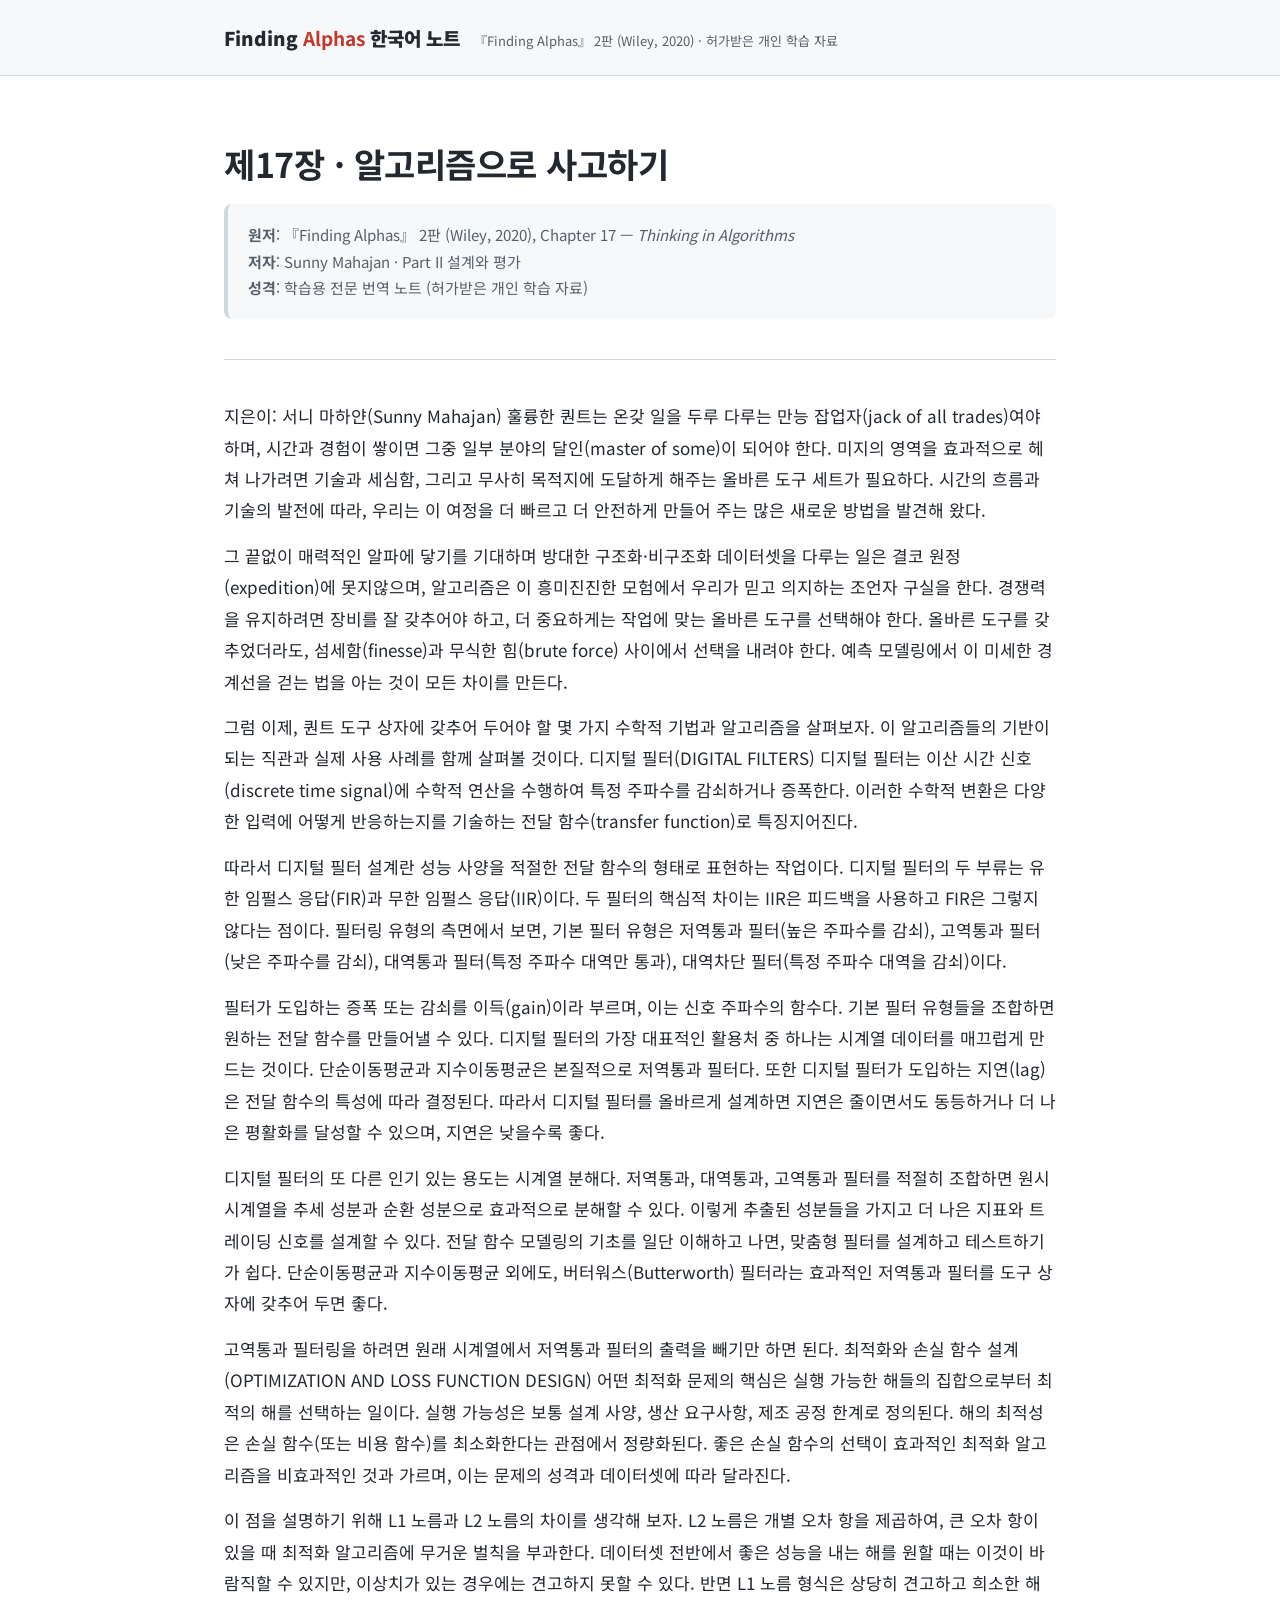
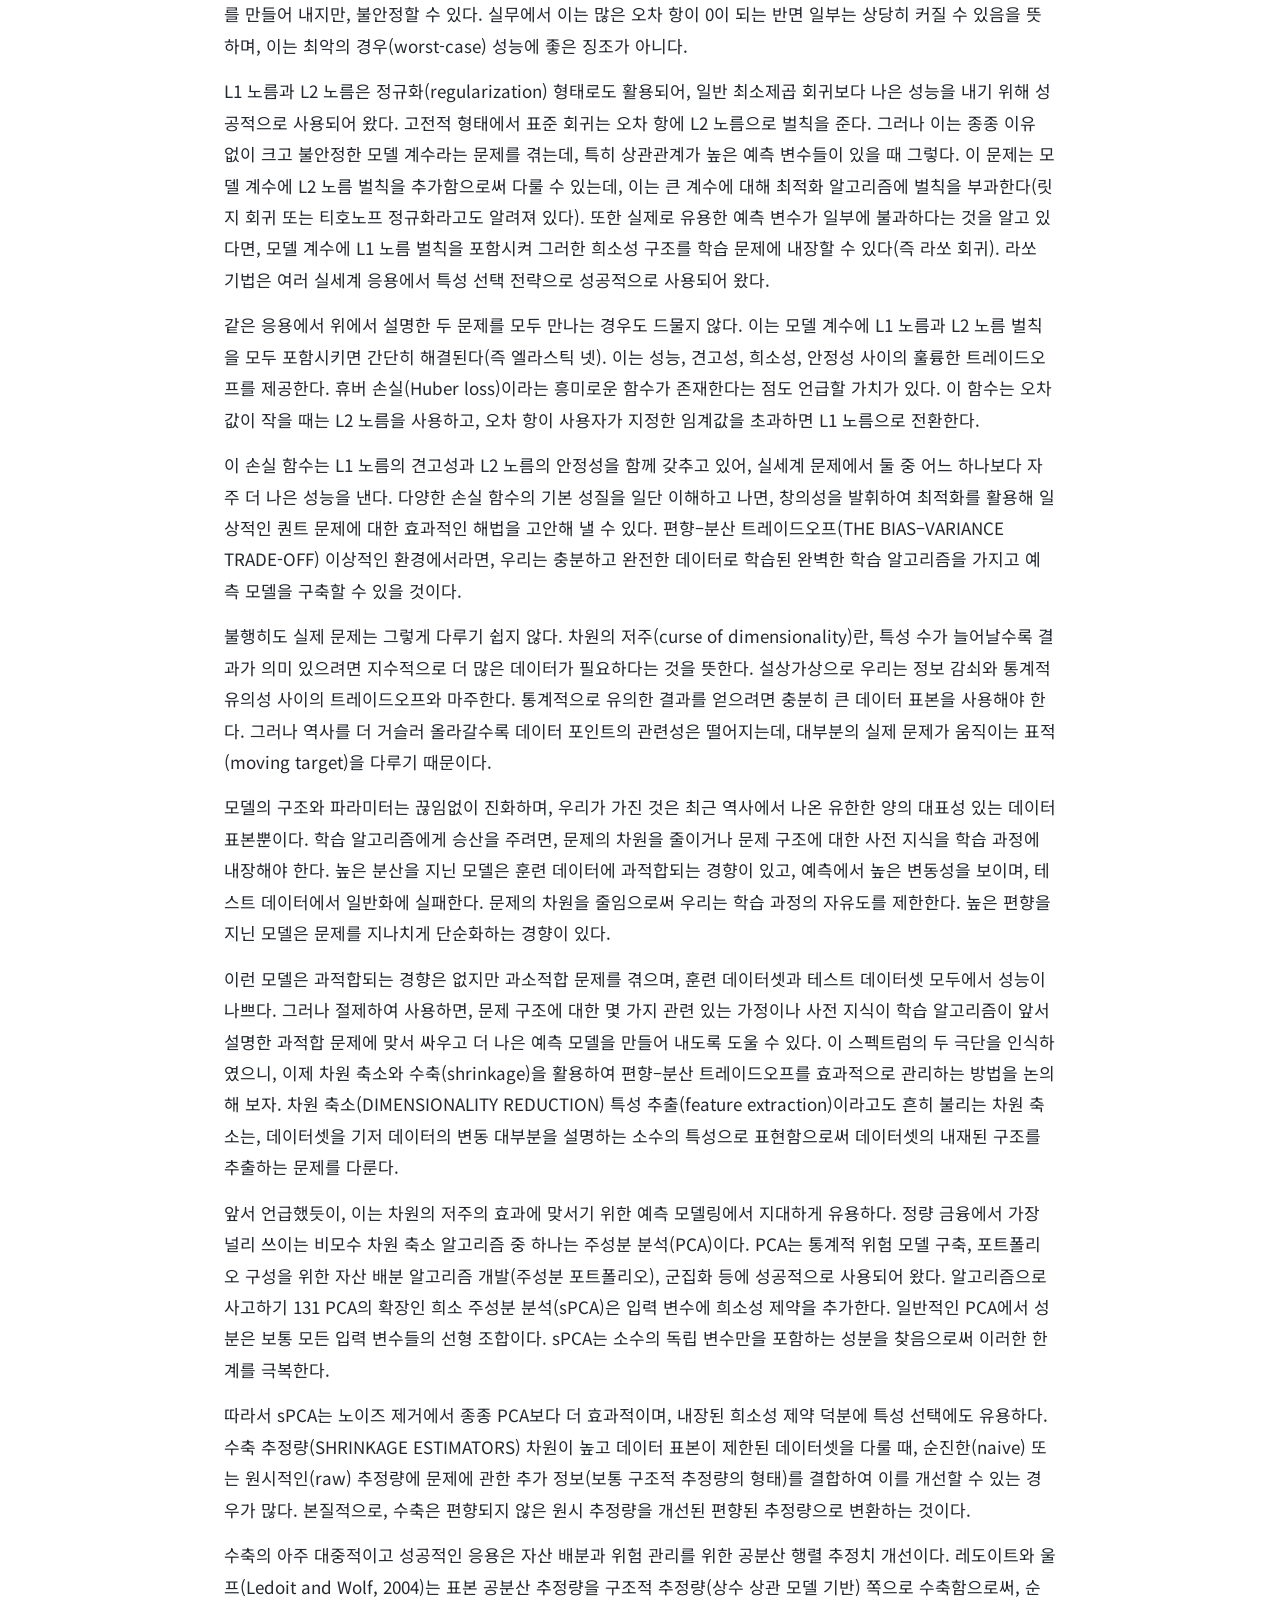
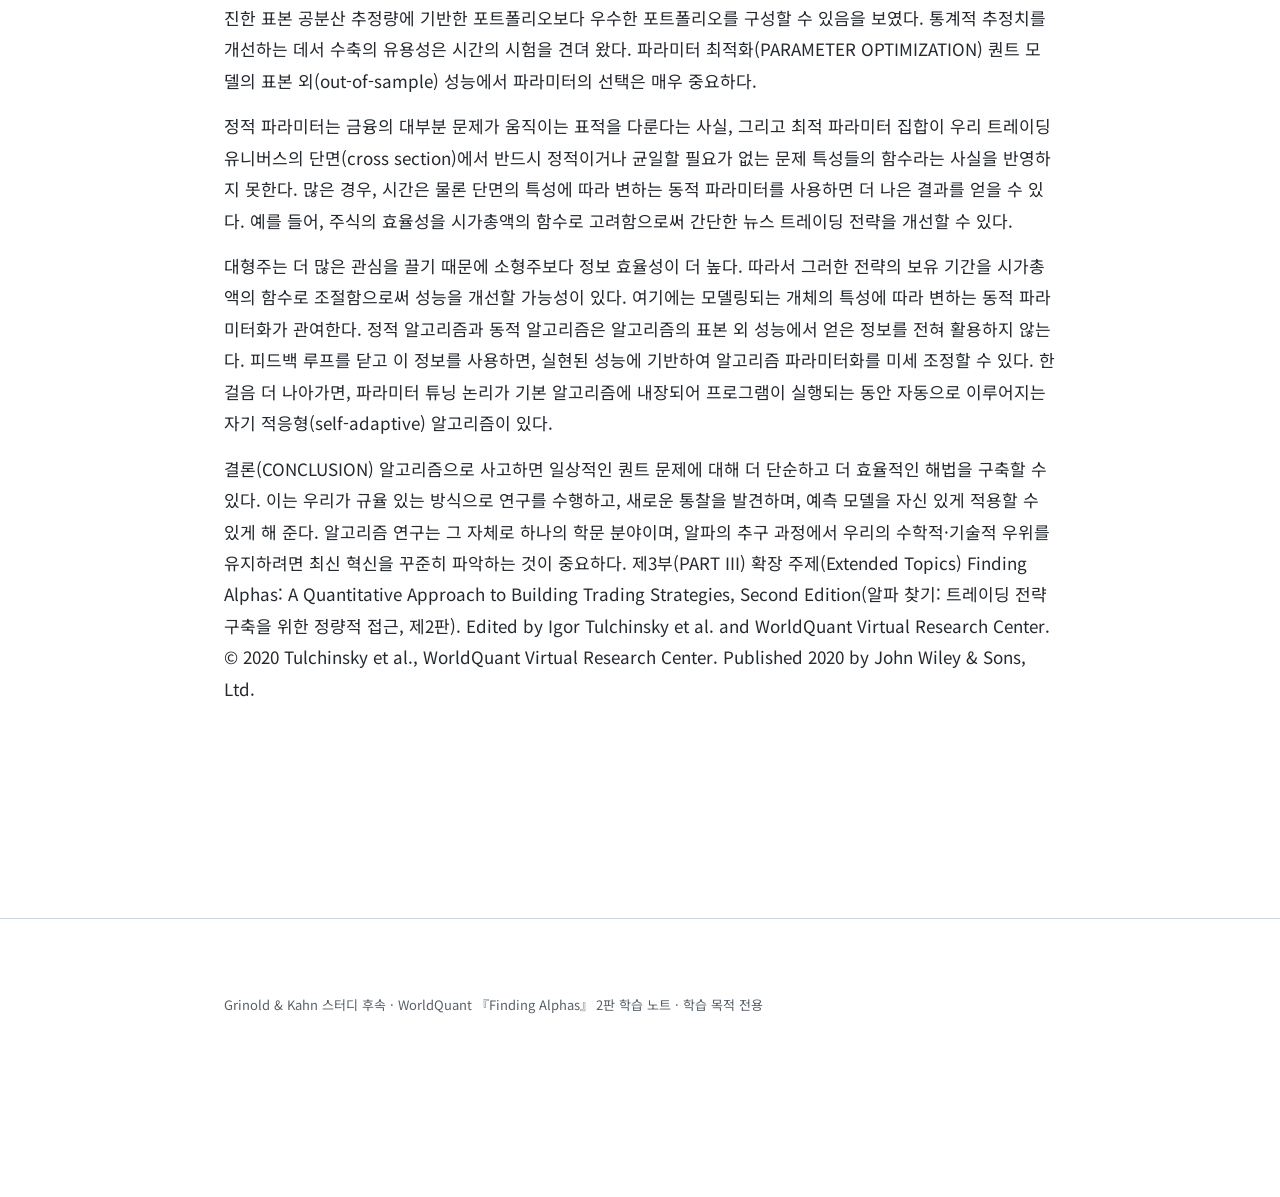
<file: ch17.html>
<!DOCTYPE html>
<html lang="ko"><head><meta charset="utf-8">
<meta name="viewport" content="width=device-width,initial-scale=1">
<title>제17장 · 알고리즘으로 사고하기 — Finding Alphas 한국어 노트</title>
<link href="https://fonts.googleapis.com/css2?family=Noto+Sans+KR:wght@400;500;700;900&display=swap" rel="stylesheet">
<link rel="stylesheet" href="style.css"></head>
<body>
<header class="site"><div class="wrap">
<a class="brand" href="index.html">Finding <b>Alphas</b> 한국어 노트</a>
<span class="meta">『Finding Alphas』 2판 (Wiley, 2020) · 허가받은 개인 학습 자료</span>
</div></header>
<div class="wrap"><h1 id="제17장--알고리즘으로-사고하기">제17장 · 알고리즘으로
사고하기</h1>
<blockquote>
<p><strong>원저</strong>: 『Finding Alphas』 2판 (Wiley, 2020), Chapter
17 — <em>Thinking in Algorithms</em><br />
<strong>저자</strong>: Sunny Mahajan · Part II 설계와 평가<br />
<strong>성격</strong>: 학습용 전문 번역 노트 (허가받은 개인 학습
자료)</p>
</blockquote>
<hr />
<p>지은이: 서니 마하얀(Sunny Mahajan) 훌륭한 퀀트는 온갖 일을 두루
다루는 만능 잡업자(jack of all trades)여야 하며, 시간과 경험이 쌓이면
그중 일부 분야의 달인(master of some)이 되어야 한다. 미지의 영역을
효과적으로 헤쳐 나가려면 기술과 세심함, 그리고 무사히 목적지에 도달하게
해주는 올바른 도구 세트가 필요하다. 시간의 흐름과 기술의 발전에 따라,
우리는 이 여정을 더 빠르고 더 안전하게 만들어 주는 많은 새로운 방법을
발견해 왔다.</p>
<p>그 끝없이 매력적인 알파에 닿기를 기대하며 방대한 구조화·비구조화
데이터셋을 다루는 일은 결코 원정(expedition)에 못지않으며, 알고리즘은 이
흥미진진한 모험에서 우리가 믿고 의지하는 조언자 구실을 한다. 경쟁력을
유지하려면 장비를 잘 갖추어야 하고, 더 중요하게는 작업에 맞는 올바른
도구를 선택해야 한다. 올바른 도구를 갖추었더라도, 섬세함(finesse)과
무식한 힘(brute force) 사이에서 선택을 내려야 한다. 예측 모델링에서 이
미세한 경계선을 걷는 법을 아는 것이 모든 차이를 만든다.</p>
<p>그럼 이제, 퀀트 도구 상자에 갖추어 두어야 할 몇 가지 수학적 기법과
알고리즘을 살펴보자. 이 알고리즘들의 기반이 되는 직관과 실제 사용 사례를
함께 살펴볼 것이다. 디지털 필터(DIGITAL FILTERS) 디지털 필터는 이산 시간
신호(discrete time signal)에 수학적 연산을 수행하여 특정 주파수를
감쇠하거나 증폭한다. 이러한 수학적 변환은 다양한 입력에 어떻게
반응하는지를 기술하는 전달 함수(transfer function)로 특징지어진다.</p>
<p>따라서 디지털 필터 설계란 성능 사양을 적절한 전달 함수의 형태로
표현하는 작업이다. 디지털 필터의 두 부류는 유한 임펄스 응답(FIR)과 무한
임펄스 응답(IIR)이다. 두 필터의 핵심적 차이는 IIR은 피드백을 사용하고
FIR은 그렇지 않다는 점이다. 필터링 유형의 측면에서 보면, 기본 필터
유형은 저역통과 필터(높은 주파수를 감쇠), 고역통과 필터(낮은 주파수를
감쇠), 대역통과 필터(특정 주파수 대역만 통과), 대역차단 필터(특정 주파수
대역을 감쇠)이다.</p>
<p>필터가 도입하는 증폭 또는 감쇠를 이득(gain)이라 부르며, 이는 신호
주파수의 함수다. 기본 필터 유형들을 조합하면 원하는 전달 함수를 만들어낼
수 있다. 디지털 필터의 가장 대표적인 활용처 중 하나는 시계열 데이터를
매끄럽게 만드는 것이다. 단순이동평균과 지수이동평균은 본질적으로
저역통과 필터다. 또한 디지털 필터가 도입하는 지연(lag)은 전달 함수의
특성에 따라 결정된다. 따라서 디지털 필터를 올바르게 설계하면 지연은
줄이면서도 동등하거나 더 나은 평활화를 달성할 수 있으며, 지연은 낮을수록
좋다.</p>
<p>디지털 필터의 또 다른 인기 있는 용도는 시계열 분해다. 저역통과,
대역통과, 고역통과 필터를 적절히 조합하면 원시 시계열을 추세 성분과 순환
성분으로 효과적으로 분해할 수 있다. 이렇게 추출된 성분들을 가지고 더
나은 지표와 트레이딩 신호를 설계할 수 있다. 전달 함수 모델링의 기초를
일단 이해하고 나면, 맞춤형 필터를 설계하고 테스트하기가 쉽다.
단순이동평균과 지수이동평균 외에도, 버터워스(Butterworth) 필터라는
효과적인 저역통과 필터를 도구 상자에 갖추어 두면 좋다.</p>
<p>고역통과 필터링을 하려면 원래 시계열에서 저역통과 필터의 출력을
빼기만 하면 된다. 최적화와 손실 함수 설계(OPTIMIZATION AND LOSS FUNCTION
DESIGN) 어떤 최적화 문제의 핵심은 실행 가능한 해들의 집합으로부터 최적의
해를 선택하는 일이다. 실행 가능성은 보통 설계 사양, 생산 요구사항, 제조
공정 한계로 정의된다. 해의 최적성은 손실 함수(또는 비용 함수)를
최소화한다는 관점에서 정량화된다. 좋은 손실 함수의 선택이 효과적인
최적화 알고리즘을 비효과적인 것과 가르며, 이는 문제의 성격과 데이터셋에
따라 달라진다.</p>
<p>이 점을 설명하기 위해 L1 노름과 L2 노름의 차이를 생각해 보자. L2
노름은 개별 오차 항을 제곱하여, 큰 오차 항이 있을 때 최적화 알고리즘에
무거운 벌칙을 부과한다. 데이터셋 전반에서 좋은 성능을 내는 해를 원할
때는 이것이 바람직할 수 있지만, 이상치가 있는 경우에는 견고하지 못할 수
있다. 반면 L1 노름 형식은 상당히 견고하고 희소한 해를 만들어 내지만,
불안정할 수 있다. 실무에서 이는 많은 오차 항이 0이 되는 반면 일부는
상당히 커질 수 있음을 뜻하며, 이는 최악의 경우(worst-case) 성능에 좋은
징조가 아니다.</p>
<p>L1 노름과 L2 노름은 정규화(regularization) 형태로도 활용되어, 일반
최소제곱 회귀보다 나은 성능을 내기 위해 성공적으로 사용되어 왔다. 고전적
형태에서 표준 회귀는 오차 항에 L2 노름으로 벌칙을 준다. 그러나 이는 종종
이유 없이 크고 불안정한 모델 계수라는 문제를 겪는데, 특히 상관관계가
높은 예측 변수들이 있을 때 그렇다. 이 문제는 모델 계수에 L2 노름 벌칙을
추가함으로써 다룰 수 있는데, 이는 큰 계수에 대해 최적화 알고리즘에
벌칙을 부과한다(릿지 회귀 또는 티호노프 정규화라고도 알려져 있다). 또한
실제로 유용한 예측 변수가 일부에 불과하다는 것을 알고 있다면, 모델
계수에 L1 노름 벌칙을 포함시켜 그러한 희소성 구조를 학습 문제에 내장할
수 있다(즉 라쏘 회귀). 라쏘 기법은 여러 실세계 응용에서 특성 선택
전략으로 성공적으로 사용되어 왔다.</p>
<p>같은 응용에서 위에서 설명한 두 문제를 모두 만나는 경우도 드물지 않다.
이는 모델 계수에 L1 노름과 L2 노름 벌칙을 모두 포함시키면 간단히
해결된다(즉 엘라스틱 넷). 이는 성능, 견고성, 희소성, 안정성 사이의
훌륭한 트레이드오프를 제공한다. 휴버 손실(Huber loss)이라는 흥미로운
함수가 존재한다는 점도 언급할 가치가 있다. 이 함수는 오차값이 작을 때는
L2 노름을 사용하고, 오차 항이 사용자가 지정한 임계값을 초과하면 L1
노름으로 전환한다.</p>
<p>이 손실 함수는 L1 노름의 견고성과 L2 노름의 안정성을 함께 갖추고
있어, 실세계 문제에서 둘 중 어느 하나보다 자주 더 나은 성능을 낸다.
다양한 손실 함수의 기본 성질을 일단 이해하고 나면, 창의성을 발휘하여
최적화를 활용해 일상적인 퀀트 문제에 대한 효과적인 해법을 고안해 낼 수
있다. 편향–분산 트레이드오프(THE BIAS–VARIANCE TRADE-OFF) 이상적인
환경에서라면, 우리는 충분하고 완전한 데이터로 학습된 완벽한 학습
알고리즘을 가지고 예측 모델을 구축할 수 있을 것이다.</p>
<p>불행히도 실제 문제는 그렇게 다루기 쉽지 않다. 차원의 저주(curse of
dimensionality)란, 특성 수가 늘어날수록 결과가 의미 있으려면 지수적으로
더 많은 데이터가 필요하다는 것을 뜻한다. 설상가상으로 우리는 정보 감쇠와
통계적 유의성 사이의 트레이드오프와 마주한다. 통계적으로 유의한 결과를
얻으려면 충분히 큰 데이터 표본을 사용해야 한다. 그러나 역사를 더 거슬러
올라갈수록 데이터 포인트의 관련성은 떨어지는데, 대부분의 실제 문제가
움직이는 표적(moving target)을 다루기 때문이다.</p>
<p>모델의 구조와 파라미터는 끊임없이 진화하며, 우리가 가진 것은 최근
역사에서 나온 유한한 양의 대표성 있는 데이터 표본뿐이다. 학습
알고리즘에게 승산을 주려면, 문제의 차원을 줄이거나 문제 구조에 대한 사전
지식을 학습 과정에 내장해야 한다. 높은 분산을 지닌 모델은 훈련 데이터에
과적합되는 경향이 있고, 예측에서 높은 변동성을 보이며, 테스트 데이터에서
일반화에 실패한다. 문제의 차원을 줄임으로써 우리는 학습 과정의 자유도를
제한한다. 높은 편향을 지닌 모델은 문제를 지나치게 단순화하는 경향이
있다.</p>
<p>이런 모델은 과적합되는 경향은 없지만 과소적합 문제를 겪으며, 훈련
데이터셋과 테스트 데이터셋 모두에서 성능이 나쁘다. 그러나 절제하여
사용하면, 문제 구조에 대한 몇 가지 관련 있는 가정이나 사전 지식이 학습
알고리즘이 앞서 설명한 과적합 문제에 맞서 싸우고 더 나은 예측 모델을
만들어 내도록 도울 수 있다. 이 스펙트럼의 두 극단을 인식하였으니, 이제
차원 축소와 수축(shrinkage)을 활용하여 편향–분산 트레이드오프를
효과적으로 관리하는 방법을 논의해 보자. 차원 축소(DIMENSIONALITY
REDUCTION) 특성 추출(feature extraction)이라고도 흔히 불리는 차원
축소는, 데이터셋을 기저 데이터의 변동 대부분을 설명하는 소수의 특성으로
표현함으로써 데이터셋의 내재된 구조를 추출하는 문제를 다룬다.</p>
<p>앞서 언급했듯이, 이는 차원의 저주의 효과에 맞서기 위한 예측
모델링에서 지대하게 유용하다. 정량 금융에서 가장 널리 쓰이는 비모수 차원
축소 알고리즘 중 하나는 주성분 분석(PCA)이다. PCA는 통계적 위험 모델
구축, 포트폴리오 구성을 위한 자산 배분 알고리즘 개발(주성분 포트폴리오),
군집화 등에 성공적으로 사용되어 왔다. 알고리즘으로 사고하기 131 PCA의
확장인 희소 주성분 분석(sPCA)은 입력 변수에 희소성 제약을 추가한다.
일반적인 PCA에서 성분은 보통 모든 입력 변수들의 선형 조합이다. sPCA는
소수의 독립 변수만을 포함하는 성분을 찾음으로써 이러한 한계를
극복한다.</p>
<p>따라서 sPCA는 노이즈 제거에서 종종 PCA보다 더 효과적이며, 내장된
희소성 제약 덕분에 특성 선택에도 유용하다. 수축 추정량(SHRINKAGE
ESTIMATORS) 차원이 높고 데이터 표본이 제한된 데이터셋을 다룰 때,
순진한(naive) 또는 원시적인(raw) 추정량에 문제에 관한 추가 정보(보통
구조적 추정량의 형태)를 결합하여 이를 개선할 수 있는 경우가 많다.
본질적으로, 수축은 편향되지 않은 원시 추정량을 개선된 편향된 추정량으로
변환하는 것이다.</p>
<p>수축의 아주 대중적이고 성공적인 응용은 자산 배분과 위험 관리를 위한
공분산 행렬 추정치 개선이다. 레도이트와 울프(Ledoit and Wolf, 2004)는
표본 공분산 추정량을 구조적 추정량(상수 상관 모델 기반) 쪽으로
수축함으로써, 순진한 표본 공분산 추정량에 기반한 포트폴리오보다 우수한
포트폴리오를 구성할 수 있음을 보였다. 통계적 추정치를 개선하는 데서
수축의 유용성은 시간의 시험을 견뎌 왔다. 파라미터 최적화(PARAMETER
OPTIMIZATION) 퀀트 모델의 표본 외(out-of-sample) 성능에서 파라미터의
선택은 매우 중요하다.</p>
<p>정적 파라미터는 금융의 대부분 문제가 움직이는 표적을 다룬다는 사실,
그리고 최적 파라미터 집합이 우리 트레이딩 유니버스의 단면(cross
section)에서 반드시 정적이거나 균일할 필요가 없는 문제 특성들의 함수라는
사실을 반영하지 못한다. 많은 경우, 시간은 물론 단면의 특성에 따라 변하는
동적 파라미터를 사용하면 더 나은 결과를 얻을 수 있다. 예를 들어, 주식의
효율성을 시가총액의 함수로 고려함으로써 간단한 뉴스 트레이딩 전략을
개선할 수 있다.</p>
<p>대형주는 더 많은 관심을 끌기 때문에 소형주보다 정보 효율성이 더 높다.
따라서 그러한 전략의 보유 기간을 시가총액의 함수로 조절함으로써 성능을
개선할 가능성이 있다. 여기에는 모델링되는 개체의 특성에 따라 변하는 동적
파라미터화가 관여한다. 정적 알고리즘과 동적 알고리즘은 알고리즘의 표본
외 성능에서 얻은 정보를 전혀 활용하지 않는다. 피드백 루프를 닫고 이
정보를 사용하면, 실현된 성능에 기반하여 알고리즘 파라미터화를 미세
조정할 수 있다. 한 걸음 더 나아가면, 파라미터 튜닝 논리가 기본
알고리즘에 내장되어 프로그램이 실행되는 동안 자동으로 이루어지는 자기
적응형(self-adaptive) 알고리즘이 있다.</p>
<p>결론(CONCLUSION) 알고리즘으로 사고하면 일상적인 퀀트 문제에 대해 더
단순하고 더 효율적인 해법을 구축할 수 있다. 이는 우리가 규율 있는
방식으로 연구를 수행하고, 새로운 통찰을 발견하며, 예측 모델을 자신 있게
적용할 수 있게 해 준다. 알고리즘 연구는 그 자체로 하나의 학문 분야이며,
알파의 추구 과정에서 우리의 수학적·기술적 우위를 유지하려면 최신 혁신을
꾸준히 파악하는 것이 중요하다. 제3부(PART III) 확장 주제(Extended
Topics) Finding Alphas: A Quantitative Approach to Building Trading
Strategies, Second Edition(알파 찾기: 트레이딩 전략 구축을 위한 정량적
접근, 제2판). Edited by Igor Tulchinsky et al. and WorldQuant Virtual
Research Center. © 2020 Tulchinsky et al., WorldQuant Virtual Research
Center. Published 2020 by John Wiley &amp; Sons, Ltd.</p>
</div>
<footer class="site"><div class="wrap">Grinold &amp; Kahn 스터디 후속 · WorldQuant 『Finding Alphas』 2판 학습 노트 · 학습 목적 전용</div></footer>
</body></html>
</file>
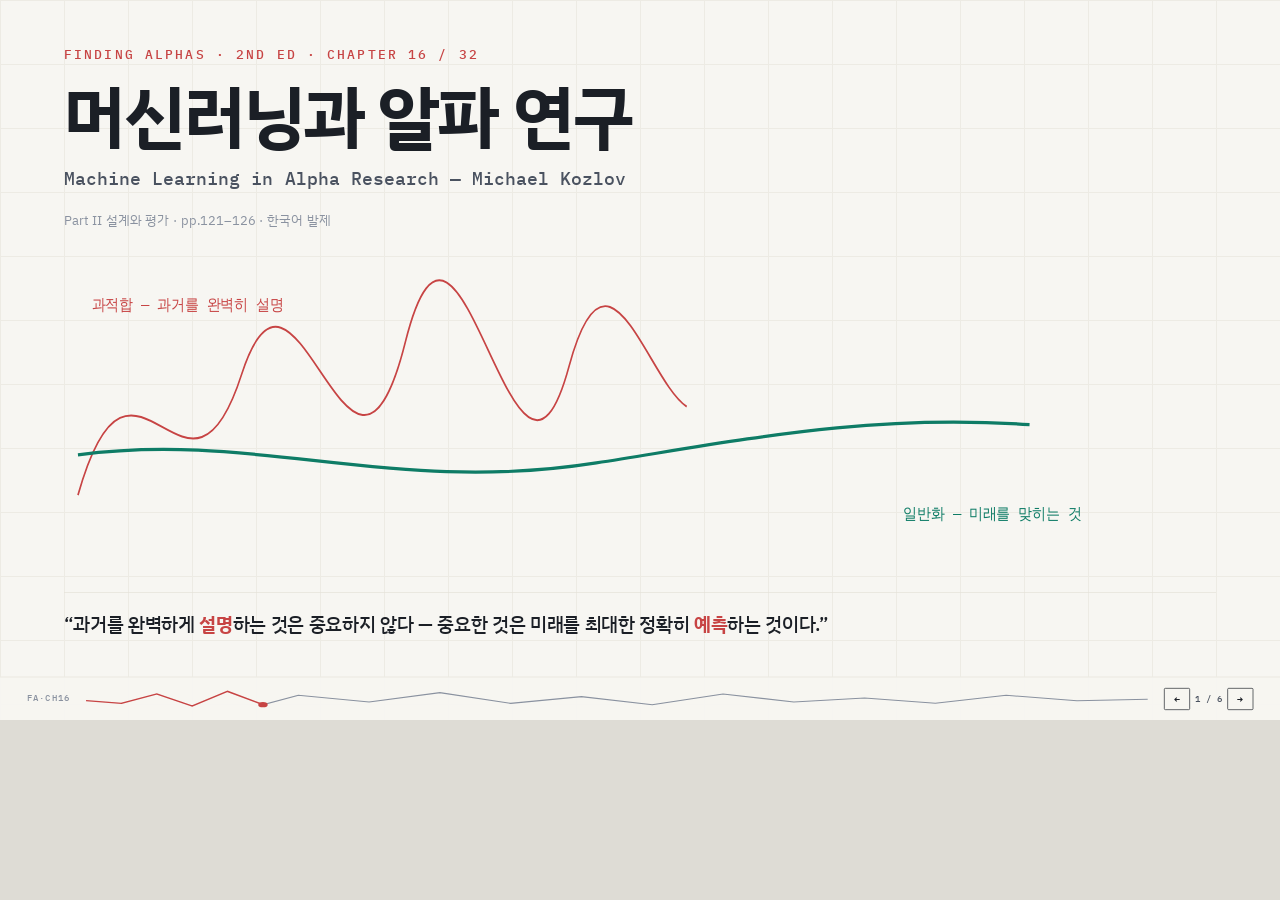
<file: slides/Ch16_머신러닝과_알파연구_발표.html>
<!DOCTYPE html>
<html lang="ko">
<head>
<meta charset="UTF-8">
<meta name="viewport" content="width=device-width, initial-scale=1.0">
<title>16장 · 머신러닝과 알파 연구</title>
<link rel="preconnect" href="https://fonts.googleapis.com">
<link rel="preconnect" href="https://fonts.gstatic.com" crossorigin>
<link href="https://fonts.googleapis.com/css2?family=IBM+Plex+Sans+KR:wght@400;500;700&family=IBM+Plex+Mono:wght@400;500;600&display=swap" rel="stylesheet">
<style>
/* ============================================================
   FINDING ALPHAS · Ch16 — "Research Desk" system
   paper / ink / tape + market duotone (up-green · down-red)
   signature: signal rail (overfit → optimal) with slide progress
   ============================================================ */
:root{
  --paper:#F7F6F2; --plate:#FFFFFF;
  --ink:#1B1F26; --ink2:#4A5260; --tape:#8A92A0;
  --up:#0E7C66; --up-soft:#E3F0EC;
  --down:#C74444; --down-soft:#F9E9E7;
  --rule:#E4E1D8; --formulabg:#151A21;
  --sans:'IBM Plex Sans KR',sans-serif; --mono:'IBM Plex Mono',monospace;
}
html,body{width:100%;height:100%;margin:0;overflow:hidden;background:#DEDCD5;}
.deck-viewport{position:fixed;inset:0;overflow:hidden;}
.deck-stage{position:absolute;left:0;top:0;width:1920px;height:1080px;overflow:hidden;transform-origin:0 0;}
.slide{position:absolute;inset:0;width:1920px;height:1080px;overflow:hidden;box-sizing:border-box;
  padding:52px 72px 96px;display:flex;flex-direction:column;visibility:hidden;opacity:0;
  background:var(--paper);transition:opacity .18s ease,transform .18s ease;transform:translateY(3px);}
.slide.active{visibility:visible;opacity:1;transform:none;}
img{max-width:100%;max-height:100%;}

/* ---- cover ---- */
.cover{padding:0;}
.cover .grid-bg{position:absolute;inset:0;
  background-image:linear-gradient(var(--rule) 1px,transparent 1px),linear-gradient(90deg,var(--rule) 1px,transparent 1px);
  background-size:96px 96px;opacity:.5;}
.cover .inner{position:relative;height:100%;display:flex;flex-direction:column;padding:72px 96px 120px;box-sizing:border-box;}
.cover .eyebrow{font:500 19px/1 var(--mono);color:var(--down);letter-spacing:.22em;}
.cover h1{margin:26px 0 0;font:700 104px/1.06 var(--sans);color:var(--ink);letter-spacing:-.03em;}
.cover .en{font:500 27px/1.3 var(--mono);color:var(--ink2);margin-top:22px;letter-spacing:.02em;}
.cover .by{font:400 20px/1.6 var(--sans);color:var(--tape);margin-top:30px;}
.cover .plot{flex:1;min-height:0;margin:34px -20px 0;}
.cover .quote{border-top:1px solid var(--rule);padding-top:26px;font:500 28px/1.6 var(--sans);color:var(--ink);}
.cover .quote b{color:var(--down);font-weight:700;}

/* ---- shared header ---- */
.hd{display:flex;align-items:baseline;gap:24px;padding-bottom:18px;border-bottom:2px solid var(--ink);margin-bottom:24px;}
.hd .no{font:600 20px/1 var(--mono);color:var(--down);letter-spacing:.1em;}
.hd h1{margin:0;font:700 42px/1.1 var(--sans);color:var(--ink);letter-spacing:-.02em;}
.hd .en{font:400 16px/1 var(--mono);color:var(--tape);margin-left:auto;letter-spacing:.04em;}

/* ---- body & cards ---- */
.body{flex:1;display:grid;gap:20px;min-height:0;}
.col{display:flex;flex-direction:column;gap:16px;min-height:0;}
.card{background:var(--plate);border:1px solid var(--rule);border-radius:3px;padding:20px 22px;}
.card h2{margin:0 0 12px;font:700 20px/1.25 var(--sans);color:var(--ink);display:flex;align-items:baseline;gap:10px;}
.card h2 .tick{color:var(--down);font-family:var(--mono);font-weight:600;}
.card h2 .sub{font:400 12.5px/1 var(--mono);color:var(--tape);margin-left:auto;letter-spacing:.06em;}

/* long/short rows — market vernacular as structure */
.row{display:flex;gap:12px;align-items:flex-start;padding:10px 12px;border-radius:3px;background:transparent;
  border-left:2px solid var(--rule);}
.row+.row{margin-top:8px;}
.row.long{border-left-color:var(--up);}
.row.short{border-left-color:var(--down);}
.row .pos{font:600 14px/1 var(--mono);flex:none;margin-top:2px;}
.row.long .pos{color:var(--up);} .row.short .pos{color:var(--down);} .row .pos.n{color:var(--tape);}
.row b{font:700 15.5px/1.35 var(--sans);color:var(--ink);}
.row span{display:block;font:400 13.5px/1.5 var(--sans);color:var(--ink2);margin-top:2px;}

/* formula terminal */
.frm{background:var(--formulabg);border-radius:3px;padding:13px 16px;font:500 14.5px/1.7 var(--mono);color:#DDE3EA;}
.frm .k{color:#7FB4A5;} .frm .c{color:#6B7684;} .frm .r{color:#E58B8B;} .frm .g{color:#8FBF9F;}

/* figure plate — archival label */
.plate{display:flex;flex-direction:column;align-items:center;justify-content:center;gap:14px;min-height:0;}
.plate img{max-height:600px;border:1px solid var(--rule);padding:14px;background:#fff;box-shadow:0 10px 28px rgba(27,31,38,.10);}
.plate .label{font:500 14px/1.5 var(--mono);color:var(--tape);letter-spacing:.08em;}
.plate .label b{color:var(--ink);font-weight:600;}

.tl{display:flex;flex-direction:column;gap:12px;}
.tl .t{display:flex;gap:14px;align-items:flex-start;}
.tl .yr{font:600 14px/1 var(--mono);color:var(--ink);border:1px solid var(--ink);border-radius:2px;
  padding:6px 9px;margin-top:1px;white-space:nowrap;flex:none;}
.tl .yr.hot{background:var(--down);border-color:var(--down);color:#fff;}
.tl b{font:700 15.5px/1.3 var(--sans);color:var(--ink);}
.tl span{display:block;font:400 13.5px/1.5 var(--sans);color:var(--ink2);}

table.cmp{width:100%;border-collapse:collapse;font:400 13.5px/1.5 var(--sans);}
.cmp th{font:600 13px/1.3 var(--mono);color:#fff;background:var(--formulabg);padding:9px 12px;text-align:left;letter-spacing:.04em;}
.cmp td{padding:8px 12px;border-bottom:1px solid var(--rule);color:var(--ink2);vertical-align:top;}
.cmp td:first-child{font-weight:700;color:var(--ink);white-space:nowrap;}
.pos-up{color:var(--up);font-weight:700;} .pos-dn{color:var(--down);font-weight:700;}

.ft{margin-top:18px;display:flex;gap:20px;align-items:stretch;}
.takeaway{flex:1;background:var(--ink);color:var(--paper);border-radius:3px;padding:16px 24px;
  font:500 19px/1.55 var(--sans);}
.takeaway b{color:#F0A9A0;font-weight:700;}
.takeaway small{display:block;font:400 13px/1.5 var(--mono);color:#9AA3AF;margin-top:5px;}

/* ---- signature: signal rail (nav) ---- */
.rail{position:absolute;left:0;right:0;bottom:0;height:64px;display:flex;align-items:center;
  padding:0 40px;gap:24px;border-top:1px solid var(--rule);background:rgba(247,246,242,.92);z-index:9;}
.rail .brand{font:500 13.5px/1 var(--mono);color:var(--tape);letter-spacing:.1em;white-space:nowrap;}
.rail .sig{flex:1;height:30px;}
.rail .sig polyline{fill:none;stroke:var(--tape);stroke-width:1.6;}
.rail .sig .past{stroke:var(--down);stroke-width:2;}
.rail .sig circle{fill:var(--down);}
.rail .ctr{display:flex;gap:8px;align-items:center;font:500 14px/1 var(--mono);color:var(--ink2);white-space:nowrap;}
.rail button{font:600 15px/1 var(--mono);background:transparent;border:1.5px solid var(--ink);border-radius:2px;
  padding:8px 14px;cursor:pointer;color:var(--ink);transition:.12s;}
.rail button:hover{background:var(--ink);color:var(--paper);}
.rail button:focus-visible{outline:2px solid var(--down);outline-offset:2px;}
.cover .rail{background:rgba(247,246,242,.96);}

/* cover draw animation */
.draw{stroke-dasharray:1400;stroke-dashoffset:1400;animation:draw 1.25s .15s cubic-bezier(.6,0,.2,1) forwards;}
@keyframes draw{to{stroke-dashoffset:0;}}
@media (prefers-reduced-motion:reduce){*{animation:none!important;transition:none!important;}.draw{stroke-dashoffset:0;}}

@media print{
  html,body{overflow:visible;background:#fff;}
  .deck-stage{position:static;transform:none!important;width:1920px;}
  .slide{position:relative;visibility:visible;opacity:1;transform:none;page-break-after:always;height:1080px;}
  .rail{display:none;}
}
</style>
</head>
<body>
<div class="deck-viewport"><div class="deck-stage">

<!-- ============ 1 · COVER ============ -->
<section class="slide cover">
  <div class="grid-bg"></div>
  <div class="inner">
    <div class="eyebrow">FINDING ALPHAS · 2ND ED · CHAPTER 16 / 32</div>
    <h1>머신러닝과 알파 연구</h1>
    <div class="en">Machine Learning in Alpha Research — Michael Kozlov</div>
    <div class="by">Part II 설계와 평가 · pp.121–126 · 한국어 발제</div>
    <svg class="plot" viewBox="0 0 1728 420" preserveAspectRatio="none">
      <!-- overfit (red, jagged) -->
      <path class="draw" style="stroke:#C74444;stroke-width:2.4;fill:none;"
        d="M40 300 C120 60, 200 360, 280 150 S 440 380, 520 110 S 680 390, 760 140 S 920 370, 1000 120 S 1160 400, 1240 160 S 1400 350, 1480 130 S 1640 380, 1690 210"/>
      <!-- generalizing (green, smooth) -->
      <path class="draw" style="stroke:#0E7C66;stroke-width:4;fill:none;animation-delay:.5s;"
        d="M40 250 C 300 220, 500 300, 800 260 S 1300 180, 1690 240"/>
      <text x="60" y="70" font-family="IBM Plex Mono" font-size="20" fill="#C74444">과적합 — 과거를 완벽히 설명</text>
      <text x="1250" y="330" font-family="IBM Plex Mono" font-size="20" fill="#0E7C66">일반화 — 미래를 맞히는 것</text>
    </svg>
    <div class="quote">“과거를 완벽하게 <b>설명</b>하는 것은 중요하지 않다 — 중요한 것은 미래를 최대한 정확히 <b>예측</b>하는 것이다.”</div>
  </div>
  <nav class="rail"><span class="brand">FA·CH16</span>
    <svg class="sig" viewBox="0 0 900 30" preserveAspectRatio="none"><polyline class="past" points="0,18 30,22 60,8 90,26 120,4 150,24"/><polyline points="150,24 180,10 240,20 300,6 360,22 420,12 480,24 540,8 600,20 660,14 720,22 780,10 840,18 900,16"/><circle cx="150" cy="24" r="4"/></svg>
    <span class="ctr"><button onclick="go(-1)" aria-label="이전">←</button><span id="pg"></span><button onclick="go(1)" aria-label="다음">→</button></span>
  </nav>
</section>

<!-- ============ 2 · 문제 유형 + 딜레마 ============ -->
<section class="slide">
  <header class="hd"><span class="no">16 / 06</span><h1>ML이 푸는 알파 연구의 문제들</h1><span class="en">PROBLEM TYPES &amp; THE DILEMMA</span></header>
  <div class="body" style="grid-template-columns:1fr 1.08fr;">
    <div class="col">
      <div class="card" style="flex:1">
        <h2><span class="tick">§</span>3가지 문제 유형</h2>
        <div class="row"><span class="pos n">REG</span><div><b>회귀 Regression — Y = f(X)</b><span>양적 X로 양적 Y 추정 — <b>수익률·주가 예측</b>이 대표 사례</span></div></div>
        <div class="row"><span class="pos n">CLS</span><div><b>분류 Classification — 질적(범주형) Y</b><span>양적 입력으로 범주 판정 — 다음 달 상승/하락 이진 예측</span></div></div>
        <div class="row"><span class="pos n">CLU</span><div><b>군집화 Cauterization — 라벨 없는 X</b><span>비슷한 특징끼리 묶기 — 정답을 모르는 채 탐색하는 과제</span></div></div>
        <div class="row long"><span class="pos">▲ 지도</span><div><b>정답(ground-truth) 예시로 학습</b><span>과거 정답 세트를 제공 — <b>주가 예측</b>에 적합</span></div></div>
        <div class="row short"><span class="pos">▼ 비지도</span><div><b>정답 없이 품질 기준만으로 탐색</b><span>군집화가 여기 속함 — <b>포트폴리오 편입 종목 선정</b>이 대표 적용</span></div></div>
      </div>
    </div>
    <div class="col">
      <div class="card" style="flex:1;display:flex;flex-direction:column;">
        <h2><span class="tick">§</span>근본 딜레마 — 복잡 vs 단순</h2>
        <div style="display:grid;grid-template-columns:1fr 36px 1fr;gap:8px;align-items:stretch;margin:2px 0 18px;">
          <div style="background:var(--down-soft);border-radius:3px;padding:14px;text-align:center;">
            <b style="font:700 17px/1.3 var(--sans);color:var(--down);">지나치게 복잡한 모델</b>
            <div style="font:400 13.5px/1.55 var(--sans);color:var(--ink2);margin-top:6px;">표본에 완벽 적합(calibration)<br>→ <b>과적합</b> · 새 데이터 예측 악화</div></div>
          <div style="font:500 20px/1 var(--mono);color:var(--tape);align-self:center;text-align:center;">vs</div>
          <div style="background:var(--up-soft);border-radius:3px;padding:14px;text-align:center;">
            <b style="font:700 17px/1.3 var(--sans);color:var(--up);">지나치게 단순한 모델</b>
            <div style="font:400 13.5px/1.55 var(--sans);color:var(--ink2);margin-top:6px;">적합 자체가 불량<br>→ <b>과소적합</b> · 예측 정확도 제로</div></div>
        </div>
        <h2><span class="tick">§</span>역사</h2>
        <div class="tl">
          <div class="t"><span class="yr">2차대전 후</span><div><b>정보 분석 수요 폭발</b><span>인간의 상식·계산력으로 감당 불가한 데이터 — ML 과학의 촉매</span></div></div>
          <div class="t"><span class="yr hot">1957</span><div><b>퍼셉트론 — Rosenblatt (Cornell)</b><span>인공뉴런 = 최소의 선형 분류기 · 뉴런들의 집합. 매개변수 과다 → 과적합 위험 내재</span></div></div>
          <div class="t"><span class="yr">1960s</span><div><b>일반화 초상화 → SVM — Vapnik &amp; Chervonenkis</b><span>훈련 정확도가 표본 밖에서 보존되도록 설계 — 과적합 방지를 구조에 내장</span></div></div>
        </div>
      </div>
    </div>
  </div>
  <nav class="rail"><span class="brand">FA·CH16</span>
    <svg class="sig" viewBox="0 0 900 30" preserveAspectRatio="none"><polyline class="past" points="0,18 30,22 60,8 90,26"/><polyline points="90,26 120,4 150,24 180,10 240,20 300,6 360,22 420,12 480,24 540,8 600,20 660,14 720,22 780,10 840,18 900,16"/><circle cx="90" cy="26" r="4"/></svg>
    <span class="ctr"><button onclick="go(-1)">←</button><span id="pg"></span><button onclick="go(1)">→</button></span>
  </nav>
</section>

<!-- ============ 3 · FIGURE 16.1 ============ -->
<section class="slide">
  <header class="hd"><span class="no">16 / 06</span><h1>머신러닝 방법의 계보</h1><span class="en">FIGURE 16.1 · REDRAWN</span></header>
  <div class="body" style="grid-template-columns:1.1fr 1fr;">
    <div class="col">
      <div class="card plate" style="flex:1">
        <img src="../img/ch16_fig16_1.png" alt="원서 Figure 16.1 스캔">
        <div class="label"><b>FIG 16.1</b> · 원서 p.123 스캔 — The most developed directions of ML · <b>black = 가장 대중적</b></div>
      </div>
    </div>
    <div class="col">
      <div class="card" style="flex:1;display:flex;flex-direction:column;">
        <h2><span class="tick">§</span>한글 재구성<span class="sub">SAME TREE · KR</span></h2>
        <svg viewBox="0 0 560 520" style="flex:1;">
          <rect x="210" y="4" width="140" height="38" rx="2" fill="#1B1F26"/>
          <text x="280" y="29" text-anchor="middle" fill="#F7F6F2" font-family="IBM Plex Sans KR" font-weight="700" font-size="17">머신러닝</text>
          <rect x="30" y="84" width="132" height="34" rx="2" fill="#1B1F26"/>
          <text x="96" y="107" text-anchor="middle" fill="#F7F6F2" font-family="IBM Plex Sans KR" font-weight="700" font-size="15">지도 방법</text>
          <rect x="214" y="84" width="132" height="34" rx="2" fill="#8A92A0"/>
          <text x="280" y="107" text-anchor="middle" fill="#fff" font-family="IBM Plex Sans KR" font-weight="700" font-size="15">비지도 방법</text>
          <rect x="398" y="84" width="132" height="34" rx="2" fill="#8A92A0"/>
          <text x="464" y="107" text-anchor="middle" fill="#fff" font-family="IBM Plex Sans KR" font-weight="700" font-size="15">퍼지 논리</text>
          <path d="M280 42 V62 H96 V84 M280 42 V62 H280 V84 M280 42 V62 H464 V84" fill="none" stroke="#B9BDC6" stroke-width="2"/>
          <!-- popular = ink; else outline -->
          <rect x="14" y="160" width="106" height="32" rx="2" fill="#1B1F26"/>
          <text x="67" y="182" text-anchor="middle" fill="#fff" font-family="IBM Plex Sans KR" font-weight="700" font-size="14">통계 모형</text>
          <rect x="130" y="160" width="106" height="32" rx="2" fill="#1B1F26"/>
          <text x="183" y="182" text-anchor="middle" fill="#fff" font-family="IBM Plex Sans KR" font-weight="700" font-size="14">SVM</text>
          <rect x="14" y="212" width="106" height="32" rx="2" fill="#1B1F26"/>
          <text x="67" y="234" text-anchor="middle" fill="#fff" font-family="IBM Plex Sans KR" font-weight="700" font-size="14">신경망</text>
          <rect x="130" y="212" width="106" height="32" rx="2" fill="#1B1F26"/>
          <text x="183" y="234" text-anchor="middle" fill="#fff" font-family="IBM Plex Sans KR" font-weight="700" font-size="14">앙상블</text>
          <path d="M96 118 V138 H67 V160 M96 118 V138 H183 V160 M96 118 V138 H67 V212 M96 118 V138 H183 V212" fill="none" stroke="#B9BDC6" stroke-width="2"/>
          <text x="17" y="266" font-family="IBM Plex Mono" font-size="12.5" fill="#4A5260">랜덤포레스트</text>
          <text x="133" y="266" font-family="IBM Plex Mono" font-size="12.5" fill="#4A5260">AdaBoost</text>
          <rect x="214" y="160" width="132" height="32" rx="2" fill="none" stroke="#8A92A0" stroke-width="1.6"/>
          <text x="280" y="182" text-anchor="middle" font-family="IBM Plex Sans KR" font-weight="700" font-size="14" fill="#4A5260">군집화 알고리즘</text>
          <path d="M280 118 V160" fill="none" stroke="#B9BDC6" stroke-width="2"/>
          <rect x="382" y="160" width="148" height="84" rx="2" fill="#C74444"/>
          <text x="456" y="192" text-anchor="middle" fill="#fff" font-family="IBM Plex Sans KR" font-weight="700" font-size="16">딥러닝</text>
          <text x="456" y="218" text-anchor="middle" fill="#F3D3D1" font-family="IBM Plex Mono" font-size="11.5">RBM · RNN · CNN</text>
          <path d="M280 118 V138 H456 V160" fill="none" stroke="#B9BDC6" stroke-width="2" stroke-dasharray="5 4"/>
          <path d="M183 244 V252 H456 V244" fill="none" stroke="#B9BDC6" stroke-width="2" stroke-dasharray="5 4"/>
          <text x="14" y="308" font-family="IBM Plex Sans KR" font-weight="700" font-size="14.5" fill="#1B1F26">읽는 법</text>
          <text x="14" y="336" font-family="IBM Plex Sans KR" font-size="13.5" fill="#4A5260">· <tspan fill="#1B1F26" font-weight="700">짙은 색 = 원서가 표시한 “가장 대중적” 방향</tspan></text>
          <text x="14" y="362" font-family="IBM Plex Sans KR" font-size="13.5" fill="#4A5260">· 지도 = 정답 있는 학습 · 비지도 = 정답 없는 탐색(군집화)</text>
          <text x="14" y="388" font-family="IBM Plex Sans KR" font-size="13.5" fill="#4A5260">· 퍼지 논리 = 예·아니오 사이 회색조 추론의 독립 축</text>
          <text x="14" y="414" font-family="IBM Plex Sans KR" font-size="13.5" fill="#4A5260">· 딥러닝은 신경망에서 갈라져 나온 최근 대세 — 점선</text>
        </svg>
      </div>
    </div>
  </div>
  <nav class="rail"><span class="brand">FA·CH16</span>
    <svg class="sig" viewBox="0 0 900 30" preserveAspectRatio="none"><polyline class="past" points="0,18 30,22 60,8 90,26 120,4 150,24"/><polyline points="150,24 180,10 240,20 300,6 360,22 420,12 480,24 540,8 600,20 660,14 720,22 780,10 840,18 900,16"/><circle cx="150" cy="24" r="4"/></svg>
    <span class="ctr"><button onclick="go(-1)">←</button><span id="pg"></span><button onclick="go(1)">→</button></span>
  </nav>
</section>

<!-- ============ 4 · 통계모형 + SVM ============ -->
<section class="slide">
  <header class="hd"><span class="no">16 / 06</span><h1>통계 모형과 SVM</h1><span class="en">STATISTICAL MODELS · SVM</span></header>
  <div class="body" style="grid-template-columns:1fr 1.12fr;">
    <div class="col">
      <div class="card">
        <h2><span class="tick">§</span>통계 모형<span class="sub">BAYES · LDA · HMM · LOGISTIC</span></h2>
        <div class="row long"><span class="pos">▲ 강점</span><div><b>단순 문제에 유용 · 구현 쉬움 · 결측치에 둔감</b><span>고정밀 분류·예측이 꼭 필요 없는 과제에 적합</span></div></div>
        <div class="row short"><span class="pos">▼ 약점</span><div><b>각 방법이 특정 데이터 모형을 가정</b><span>가정이 어긋나면 성능 급락</span></div></div>
        <div class="row"><span class="pos n">HMM</span><div><b>은닉 마르코프 모형 — 추세 분석의 대표 응용</b><span>① 은닉 마르코프 연쇄(시간 변동) + ② 관측 과정(스펙트럼 변동) 합성. 관측 序列 → 은닉 상태 복원 → 장기분포 대비 <b>현재 추세 위치 판별</b></span></div></div>
      </div>
      <div class="card" style="flex:1">
        <h2><span class="tick">§</span>SVM/SVR을 알파에 쓰는 법</h2>
        <div class="row"><span class="pos n">SVR</span><div><b>서포트 벡터 회귀로 수익률 예측</b><span>마진 폭 조절로 금융 데이터의 <b>변동성 변화 모사</b></span></div></div>
        <div class="row long"><span class="pos">▲ 비대칭</span><div><b>비대칭 마진 → 다운사이드 리스크 축소</b><span>상·하방 마진을 다르게 잡아 하방 오차에 더 민감하게 학습</span></div></div>
        <div class="row short"><span class="pos">▼ 단점</span><div><b>학습 시간 과다 · 병렬 컴퓨팅 부적합</b><span>현대 대규모 알고리즘에는 발목</span></div></div>
      </div>
    </div>
    <div class="col">
      <div class="card" style="flex:1;display:flex;flex-direction:column;">
        <h2><span class="tick">§</span>마진 최대화 — 구조적 위험 최소화</h2>
        <div class="frm">
R(θ) <span class="c">=</span> R<span class="k">_emp</span>(θ) <span class="c">+</span> <span class="r">λ</span> · R<span class="k">_reg</span>(θ)<br>
<span class="c"># 경험적 오차(훈련 적합도) + 정규화 항(복잡도 통제)</span><br>
<span class="c"># 퍼셉트론 — 앞 항만 최소화 → 과적합</span><br>
<span class="c"># SVM — 뒷 항이 표본 밖 보존을 담보</span>
        </div>
        <svg viewBox="0 0 640 316" style="flex:1;margin-top:12px;">
          <rect x="0" y="0" width="640" height="316" fill="#FFFFFF" stroke="#E4E1D8"/>
          <line x1="110" y1="36" x2="440" y2="278" stroke="#1B1F26" stroke-width="3.4"/>
          <line x1="40" y1="74" x2="352" y2="304" stroke="#C74444" stroke-width="1.7" stroke-dasharray="7 6"/>
          <line x1="200" y1="8" x2="520" y2="254" stroke="#C74444" stroke-width="1.7" stroke-dasharray="7 6"/>
          <circle cx="105" cy="99" r="10" fill="#C74444"/><circle cx="160" cy="152" r="10" fill="#C74444"/><circle cx="85" cy="172" r="10" fill="#C74444"/>
          <circle cx="150" cy="66" r="10" fill="none" stroke="#C74444" stroke-width="2"/><circle cx="60" cy="128" r="10" fill="none" stroke="#C74444" stroke-width="2"/>
          <rect x="380" y="66" width="21" height="21" fill="#0E7C66"/>
          <rect x="465" y="124" width="21" height="21" fill="#0E7C66"/>
          <rect x="410" y="200" width="21" height="21" fill="#0E7C66"/>
          <rect x="520" y="56" width="21" height="21" fill="none" stroke="#0E7C66" stroke-width="2"/>
          <rect x="520" y="212" width="21" height="21" fill="none" stroke="#0E7C66" stroke-width="2"/>
          <path d="M214 208 L262 254" stroke="#1B1F26" stroke-width="2.4"/>
          <path d="M206 200 l14 4 -6 10 z" fill="#1B1F26"/>
          <text x="274" y="250" font-family="IBM Plex Sans KR" font-weight="700" font-size="15.5" fill="#1B1F26">마진(여백) 최대화</text>
          <text x="120" y="302" font-family="IBM Plex Mono" font-size="12.5" fill="#C74444">● support vectors — 경계 근접 점만이 경계를 결정</text>
          <text x="428" y="42" font-family="IBM Plex Mono" font-size="12.5" fill="#0E7C66">new → map → assign</text>
        </svg>
        <div style="font:400 13.5px/1.55 var(--sans);color:var(--ink2);margin-top:8px">
            두 범주가 겹치지 않는 공간에서 <b>훈련 점과 경계 사이 거리를 최대화</b>하는 초평면. 견고한 이론 기반과 다양한 변형이 강점.
        </div>
      </div>
    </div>
  </div>
  <nav class="rail"><span class="brand">FA·CH16</span>
    <svg class="sig" viewBox="0 0 900 30" preserveAspectRatio="none"><polyline class="past" points="0,18 30,22 60,8 90,26 120,4 180,12"/><polyline points="180,12 240,20 300,6 360,22 420,12 480,24 540,8 600,20 660,14 720,22 780,10 840,18 900,16"/><circle cx="180" cy="12" r="4"/></svg>
    <span class="ctr"><button onclick="go(-1)">←</button><span id="pg"></span><button onclick="go(1)">→</button></span>
  </nav>
</section>

<!-- ============ 5 · NN · 앙상블 · DL · 퍼지 ============ -->
<section class="slide">
  <header class="hd"><span class="no">16 / 06</span><h1>신경망 · 앙상블 · 딥러닝 · 퍼지 논리</h1><span class="en">NN · ENSEMBLE · DL · FUZZY</span></header>
  <div class="body" style="grid-template-columns:1fr 1fr;grid-template-rows:1fr 1fr;">
    <div class="card">
      <h2><span class="tick">§</span>신경망 NN<span class="sub">NEURAL NETS</span></h2>
      <div class="row"><span class="pos n">본질</span><div><b>알고리즘이 아니라 “알고리즘을 표현하는 방식”</b><span>뉴런 구조가 아니라 <b>연결 구조와 학습법</b>이 핵심 — 임의 과제용 설계 이론은 아직 없음</span></div></div>
      <div class="row long"><span class="pos">▲ 학습</span><div><b>역전파(backpropagation)</b><span>충분한 컴퓨팅 파워만 있으면 매우 효율적 — 체스·바둑·신용등급·사기탐지</span></div></div>
      <div class="row short"><span class="pos">▼ 한계</span><div><b>이론 부재 · 내부 불투명(블랙박스)</b><span>내부 논리 해석이 어려워 발목</span></div></div>
    </div>
    <div class="card">
      <h2><span class="tick">§</span>앙상블<span class="sub">RANDOM FOREST · ADABOOST</span></h2>
      <div class="row"><span class="pos n">원리</span><div><b>약한(weak) 분류기·예측기 다수를 결합</b><span>더 강한 분류·더 정밀한 예측 획득</span></div></div>
      <div class="row"><span class="pos n">RF</span><div><b>랜덤포레스트 = 트리들의 투표</b><span>단순 결정트리 다수 생성 → 새 사례에 <b>투표</b>로 최종 판정</span></div></div>
      <div class="row"><span class="pos n">BOOST</span><div><b>AdaBoost = 정확도 &gt;50% 약분류기의 가중 결합</b><span>Real AdaBoost는 역추적으로 불리한 약분류기 제거 — 오류율↓·특징집합↓, 학습시간 약 5배</span></div></div>
    </div>
    <div class="card">
      <h2><span class="tick">§</span>딥러닝<span class="sub">DEEP LEARNING</span></h2>
      <div class="row"><span class="pos n">어원</span><div><b>Hinton의 RBM(제한 볼츠만 머신)</b><span>다층 NN 사전학습용 비지도 방법 — 역전파 개선편이라는 강증거는 없음</span></div></div>
      <div class="row short"><span class="pos">▼ RNN</span><div><b>기울기 소실 문제</b><span>단계별 가중치 변화가 너무 작아지거나 커져 학습 불안정 — 자연어 처리 계열</span></div></div>
      <div class="row long"><span class="pos">▲ CNN</span><div><b>합성곱 신경망 — 요즘 “딥러닝”의 대명사</b><span>후쿠시마(neocognitron) + LeCun(역전파 변형) · 학습 리소스는 많이 필요하나 <b>병렬화 유리</b> · 시계열 최고 성적은 DBN(Kuremoto 2014)</span></div></div>
    </div>
    <div class="card">
      <h2><span class="tick">§</span>퍼지 논리<span class="sub">FUZZY LOGIC</span></h2>
      <div class="row"><span class="pos n">개념</span><div><b>예/아니오 이분법 사이 “회색조” 허용</b><span>“아마 참”·“불확정” — 부분 정의 명제로 추론</span></div></div>
      <div class="row long"><span class="pos">▲ 강점</span><div><b>정보 부족 상태의 의사결정 기제</b><span>불명확한 추론 규칙 내장</span></div></div>
      <div class="row"><span class="pos n">확장</span><div><b>퍼지 전문가 시스템 · 하이브리드 NN</b><span>신념도(degree of belief)에 따라 다양한 응답 — 금융 과정·시장 모형 연구로 관심 확대</span></div></div>
    </div>
  </div>
  <nav class="rail"><span class="brand">FA·CH16</span>
    <svg class="sig" viewBox="0 0 900 30" preserveAspectRatio="none"><polyline class="past" points="0,18 30,22 60,8 90,26 120,4 150,24 210,14"/><polyline points="210,14 240,20 300,6 360,22 420,12 480,24 540,8 600,20 660,14 720,22 780,10 840,18 900,16"/><circle cx="210" cy="14" r="4"/></svg>
    <span class="ctr"><button onclick="go(-1)">←</button><span id="pg"></span><button onclick="go(1)">→</button></span>
  </nav>
</section>

<!-- ============ 6 · 결론 ============ -->
<section class="slide">
  <header class="hd"><span class="no">16 / 06</span><h1>정리 — 왜 ML 없이는 안 되는가</h1><span class="en">CONCLUSION</span></header>
  <div class="body" style="grid-template-columns:1.14fr 1fr;">
    <div class="col">
      <div class="card" style="flex:1">
        <h2><span class="tick">§</span>장의 논리 흐름</h2>
        <div class="tl">
          <div class="t"><span class="yr">문제</span><div><b>알파 연구의 본질 = 미래 예측</b><span>과거 설명이 아닌 예측 정확도가 목표 — 복잡 vs 단순 딜레마에서 출발</span></div></div>
          <div class="t"><span class="yr">지도표</span><div><b>Figure 16.1 계보</b><span>지도(통계·SVM·신경망·앙상블) / 비지도(군집화) / 퍼지 논리 / 딥러닝</span></div></div>
          <div class="t"><span class="yr">선택</span><div><b>과제 특성에 맞는 도구 선택</b><span>추세판별 HMM · 과적합 걱정 SVM/SVR · 표본 밖 성능 앙상블 · 대규모 병렬 CNN·DBN · 불확실성 퍼지</span></div></div>
          <div class="t"><span class="yr hot">결론</span><div><b>ML은 선택이 아니라 필수 인프라</b><span>이용 가능한 데이터 전체를 ML 없이 알파 구축에 소화하는 것은 불가능</span></div></div>
        </div>
      </div>
    </div>
    <div class="col">
      <div class="card">
        <h2><span class="tick">§</span>투자 에이전트 관점의 함의</h2>
        <div class="row long"><span class="pos">▲ 1</span><div><b>예측기 파이프라인</b><span>회귀(수익률 크기)·분류(방향)·군집(유니버스 선정)을 알파 생성기의 서로 다른 슬롯으로</span></div></div>
        <div class="row long"><span class="pos">▲ 2</span><div><b>SVR 비대칭 마진</b><span>손실 회피 성향을 목적함수에 직접 반영 — 리스크 관리와 예측의 일체화</span></div></div>
        <div class="row long"><span class="pos">▲ 3</span><div><b>HMM 레짐 탐지</b><span>관측 序列로 시장 국면을 상태 변수화 — 알파의 상황별 게이팅</span></div></div>
      </div>
      <div class="card">
        <h2><span class="tick">§</span>비판적 시각</h2>
        <div class="row short"><span class="pos">▼ ①</span><div><b>“과거 정답”의 안정성 가정</b><span>지도학습 라벨이 내일도 같은 의미라는 가정 — 레짐 변화에 취약</span></div></div>
        <div class="row short"><span class="pos">▼ ②</span><div><b>블랙박스 vs 해석가능성</b><span>책도 NN 불투명성 인정 — 규제·리스크 관리상 해석 가능 모형이 요구되는 경우 많음</span></div></div>
        <div class="row short"><span class="pos">▼ ③</span><div><b>2019년 시점의 시야</b><span>CNN·DBN이 최전선 — 이후 트랜스포머 계열 등장으로 실무 최전선은 이동</span></div></div>
      </div>
    </div>
  </div>
  <div class="ft">
    <div class="takeaway">데이터는 현대 디지털 세계의 가장 귀중한 자원 — 그 전부를 활용하려면 <b>머신러닝이 필수</b>다.
      <small>WWII 후 수요 폭발 → 1957 퍼셉트론 → 1960s SVM → 앙상블·딥러닝의 시대</small></div>
  </div>
  <nav class="rail"><span class="brand">FA·CH16</span>
    <svg class="sig" viewBox="0 0 900 30" preserveAspectRatio="none"><polyline class="past" points="0,18 30,22 60,8 90,26 120,4 150,24 180,10 240,20 300,14"/><polyline points="300,14 360,22 420,12 480,24 540,8 600,20 660,14 720,22 780,10 840,18 900,16" stroke-dasharray="3 4"/><circle cx="300" cy="14" r="4"/></svg>
    <span class="ctr"><button onclick="go(-1)">←</button><span id="pg"></span><button onclick="go(1)">→</button></span>
  </nav>
</section>

</div></div>
<script>
(function(){
  var slides=[].slice.call(document.querySelectorAll('.slide')),cur=0;
  function show(i){
    cur=Math.max(0,Math.min(slides.length-1,i));
    slides.forEach(function(s,k){s.classList.toggle('active',k===cur);});
    [].forEach.call(document.querySelectorAll('#pg'),function(p){p.textContent=(cur+1)+' / '+slides.length;});
  }
  window.go=function(d){show(cur+d);};
  addEventListener('keydown',function(e){
    if(e.key==='ArrowRight'||e.key===' '||e.key==='PageDown')go(1);
    if(e.key==='ArrowLeft'||e.key==='PageUp')go(-1);
  });
  var st=document.querySelector('.deck-stage');
  function fit(){st.style.transform='scale('+Math.min(innerWidth/1920,innerHeight/1080)+')';}
  addEventListener('resize',fit);fit();show(0);
})();
</script>
</body>
</html>
</file>
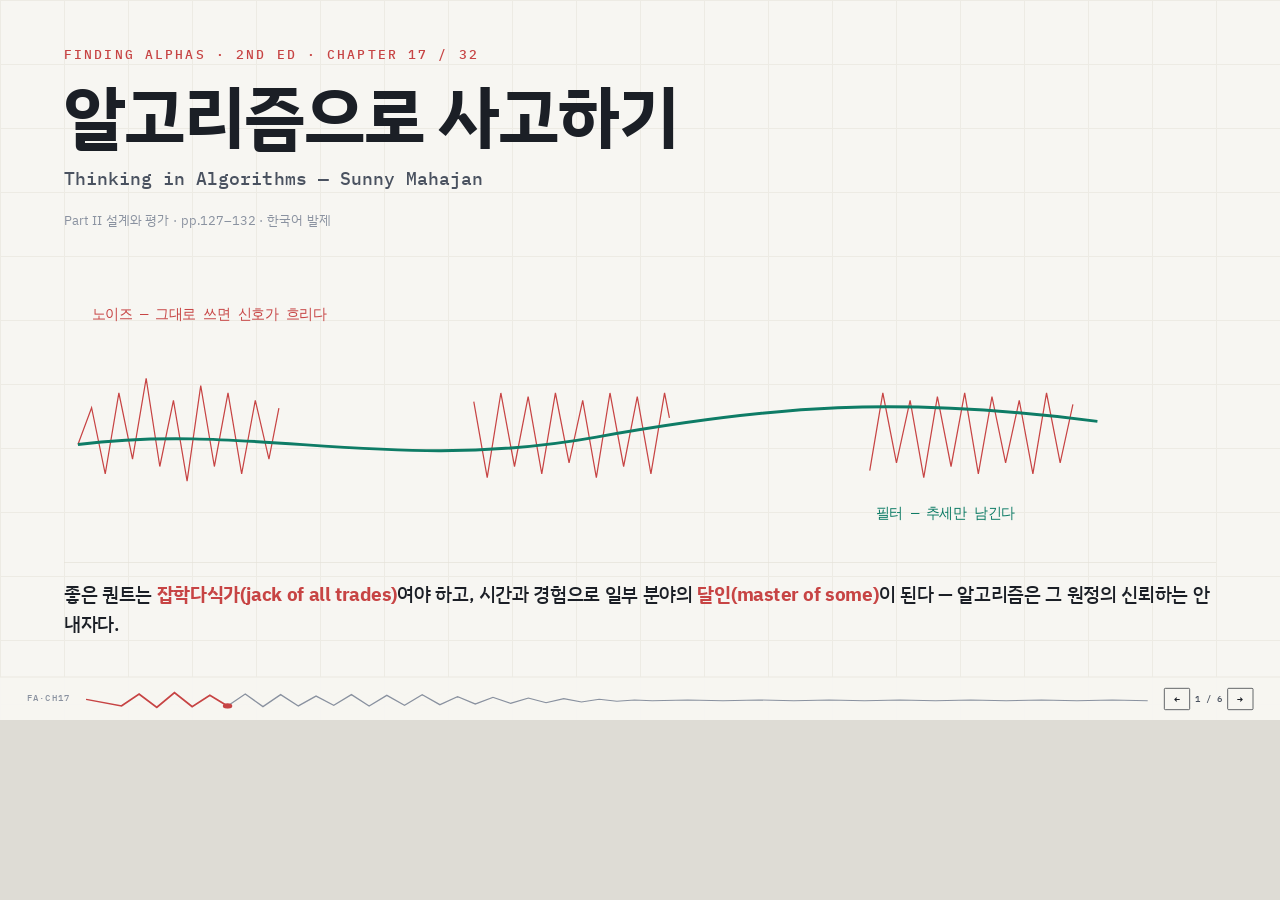
<file: slides/Ch17_알고리즘적사고_발표.html>
<!DOCTYPE html>
<html lang="ko">
<head>
<meta charset="UTF-8">
<meta name="viewport" content="width=device-width, initial-scale=1.0">
<title>17장 · 알고리즘으로 사고하기</title>
<link rel="preconnect" href="https://fonts.googleapis.com">
<link rel="preconnect" href="https://fonts.gstatic.com" crossorigin>
<link href="https://fonts.googleapis.com/css2?family=IBM+Plex+Sans+KR:wght@400;500;700&family=IBM+Plex+Mono:wght@400;500;600&display=swap" rel="stylesheet">
<style>
/* ============================================================
   FINDING ALPHAS · Ch17 — "Signal Lab" system
   Ch16과 같은 paper/ink/tape + up/down 듀오톤.
   시그니처: 신호 레일 — 슬라이드가 진행될수록 노이즈가
   필터링되어 추세+사이클로 분해되는 스파크라인.
   ============================================================ */
:root{
  --paper:#F7F6F2; --plate:#FFFFFF;
  --ink:#1B1F26; --ink2:#4A5260; --tape:#8A92A0;
  --up:#0E7C66; --up-soft:#E3F0EC;
  --down:#C74444; --down-soft:#F9E9E7;
  --rule:#E4E1D8; --formulabg:#151A21;
  --sans:'IBM Plex Sans KR',sans-serif; --mono:'IBM Plex Mono',monospace;
}
html,body{width:100%;height:100%;margin:0;overflow:hidden;background:#DEDCD5;}
.deck-viewport{position:fixed;inset:0;overflow:hidden;}
.deck-stage{position:absolute;left:0;top:0;width:1920px;height:1080px;overflow:hidden;transform-origin:0 0;}
.slide{position:absolute;inset:0;width:1920px;height:1080px;overflow:hidden;box-sizing:border-box;
  padding:52px 72px 96px;display:flex;flex-direction:column;visibility:hidden;opacity:0;
  background:var(--paper);transition:opacity .18s ease,transform .18s ease;transform:translateY(3px);}
.slide.active{visibility:visible;opacity:1;transform:none;}
img{max-width:100%;max-height:100%;}

/* ---- cover ---- */
.cover{padding:0;}
.cover .grid-bg{position:absolute;inset:0;
  background-image:linear-gradient(var(--rule) 1px,transparent 1px),linear-gradient(90deg,var(--rule) 1px,transparent 1px);
  background-size:96px 96px;opacity:.5;}
.cover .inner{position:relative;height:100%;display:flex;flex-direction:column;padding:72px 96px 120px;box-sizing:border-box;}
.cover .eyebrow{font:500 19px/1 var(--mono);color:var(--down);letter-spacing:.22em;}
.cover h1{margin:26px 0 0;font:700 104px/1.06 var(--sans);color:var(--ink);letter-spacing:-.03em;}
.cover .en{font:500 27px/1.3 var(--mono);color:var(--ink2);margin-top:22px;letter-spacing:.02em;}
.cover .by{font:400 20px/1.6 var(--sans);color:var(--tape);margin-top:30px;}
.cover .plot{flex:1;min-height:0;margin:34px -20px 0;}
.cover .quote{border-top:1px solid var(--rule);padding-top:26px;font:500 28px/1.6 var(--sans);color:var(--ink);}
.cover .quote b{color:var(--down);font-weight:700;}

/* ---- header ---- */
.hd{display:flex;align-items:baseline;gap:24px;padding-bottom:18px;border-bottom:2px solid var(--ink);margin-bottom:24px;}
.hd .no{font:600 20px/1 var(--mono);color:var(--down);letter-spacing:.1em;}
.hd h1{margin:0;font:700 42px/1.1 var(--sans);color:var(--ink);letter-spacing:-.02em;}
.hd .en{font:400 16px/1 var(--mono);color:var(--tape);margin-left:auto;letter-spacing:.04em;}

/* ---- body & cards ---- */
.body{flex:1;display:grid;gap:20px;min-height:0;}
.col{display:flex;flex-direction:column;gap:16px;min-height:0;}
.card{background:var(--plate);border:1px solid var(--rule);border-radius:3px;padding:20px 22px;}
.card h2{margin:0 0 12px;font:700 20px/1.25 var(--sans);color:var(--ink);display:flex;align-items:baseline;gap:10px;}
.card h2 .tick{color:var(--down);font-family:var(--mono);font-weight:600;}
.card h2 .sub{font:400 12.5px/1 var(--mono);color:var(--tape);margin-left:auto;letter-spacing:.06em;}

/* long/short rows */
.row{display:flex;gap:12px;align-items:flex-start;padding:10px 12px;border-radius:3px;background:transparent;
  border-left:2px solid var(--rule);}
.row+.row{margin-top:8px;}
.row.long{border-left-color:var(--up);}
.row.short{border-left-color:var(--down);}
.row .pos{font:600 14px/1 var(--mono);flex:none;margin-top:2px;}
.row.long .pos{color:var(--up);} .row.short .pos{color:var(--down);} .row .pos.n{color:var(--tape);}
.row b{font:700 15px/1.35 var(--sans);color:var(--ink);}
.row span{display:block;font:400 13px/1.5 var(--sans);color:var(--ink2);margin-top:2px;}

.frm{background:var(--formulabg);border-radius:3px;padding:13px 16px;font:500 14px/1.7 var(--mono);color:#DDE3EA;}
.frm .k{color:#7FB4A5;} .frm .c{color:#6B7684;} .frm .r{color:#E58B8B;} .frm .g{color:#8FBF9F;}

.pills{display:flex;flex-wrap:wrap;gap:7px;margin:2px 0 12px;}
.pill{font:500 12.5px/1 var(--mono);border-radius:2px;padding:7px 11px;border:1px solid var(--rule);color:var(--ink2);background:var(--paper);}
.pill.lp{border-color:var(--up);color:var(--up);}
.pill.hp{border-color:var(--down);color:var(--down);}
.pill.bp{background:var(--up);border-color:var(--up);color:#fff;}
.pill.bs{background:var(--down);border-color:var(--down);color:#fff;}

table.cmp{width:100%;border-collapse:collapse;font:400 13.5px/1.5 var(--sans);}
.cmp th{font:600 13px/1.3 var(--mono);color:#fff;background:var(--formulabg);padding:9px 12px;text-align:left;letter-spacing:.04em;}
.cmp td{padding:8px 12px;border-bottom:1px solid var(--rule);color:var(--ink2);vertical-align:top;}
.cmp td:first-child{font-weight:700;color:var(--ink);white-space:nowrap;}
.pos-up{color:var(--up);font-weight:700;} .pos-dn{color:var(--down);font-weight:700;}

.tl{display:flex;flex-direction:column;gap:12px;}
.tl .t{display:flex;gap:14px;align-items:flex-start;}
.tl .yr{font:600 13.5px/1.35 var(--mono);color:var(--ink);border:1px solid var(--ink);border-radius:2px;
  padding:6px 9px;margin-top:1px;white-space:nowrap;flex:none;}
.tl .yr.hot{background:var(--down);border-color:var(--down);color:#fff;}
.tl b{font:700 15px/1.3 var(--sans);color:var(--ink);}
.tl span{display:block;font:400 13px/1.5 var(--sans);color:var(--ink2);}

.ft{margin-top:18px;display:flex;gap:20px;align-items:stretch;}
.takeaway{flex:1;background:var(--ink);color:var(--paper);border-radius:3px;padding:16px 24px;
  font:500 19px/1.55 var(--sans);}
.takeaway b{color:#F0A9A0;font-weight:700;}
.takeaway small{display:block;font:400 13px/1.5 var(--mono);color:#9AA3AF;margin-top:5px;}

/* ---- signature: signal rail (nav) — noise refines slide by slide ---- */
.rail{position:absolute;left:0;right:0;bottom:0;height:64px;display:flex;align-items:center;
  padding:0 40px;gap:24px;border-top:1px solid var(--rule);background:rgba(247,246,242,.92);z-index:9;}
.rail .brand{font:500 13.5px/1 var(--mono);color:var(--tape);letter-spacing:.1em;white-space:nowrap;}
.rail .sig{flex:1;height:30px;}
.rail .sig polyline{fill:none;stroke:var(--tape);stroke-width:1.6;}
.rail .sig .past{stroke:var(--down);stroke-width:2;}
.rail .sig circle{fill:var(--down);}
.rail .ctr{display:flex;gap:8px;align-items:center;font:500 14px/1 var(--mono);color:var(--ink2);white-space:nowrap;}
.rail button{font:600 15px/1 var(--mono);background:transparent;border:1.5px solid var(--ink);border-radius:2px;
  padding:8px 14px;cursor:pointer;color:var(--ink);transition:.12s;}
.rail button:hover{background:var(--ink);color:var(--paper);}
.rail button:focus-visible{outline:2px solid var(--down);outline-offset:2px;}
.cover .rail{background:rgba(247,246,242,.96);}

.draw{stroke-dasharray:1500;stroke-dashoffset:1500;animation:draw 1.25s .15s cubic-bezier(.6,0,.2,1) forwards;}
@keyframes draw{to{stroke-dashoffset:0;}}
@media (prefers-reduced-motion:reduce){*{animation:none!important;transition:none!important;}.draw{stroke-dashoffset:0;}}

@media print{
  html,body{overflow:visible;background:#fff;}
  .deck-stage{position:static;transform:none!important;width:1920px;}
  .slide{position:relative;visibility:visible;opacity:1;transform:none;page-break-after:always;height:1080px;}
  .rail{display:none;}
}
</style>
</head>
<body>
<div class="deck-viewport"><div class="deck-stage">

<!-- ============ 1 · COVER ============ -->
<section class="slide cover">
  <div class="grid-bg"></div>
  <div class="inner">
    <div class="eyebrow">FINDING ALPHAS · 2ND ED · CHAPTER 17 / 32</div>
    <h1>알고리즘으로 사고하기</h1>
    <div class="en">Thinking in Algorithms — Sunny Mahajan</div>
    <div class="by">Part II 설계와 평가 · pp.127–132 · 한국어 발제</div>
    <svg class="plot" viewBox="0 0 1728 420" preserveAspectRatio="none">
      <!-- noisy raw -->
      <path class="draw" style="stroke:#C74444;stroke-width:1.8;fill:none;"
        d="M40 260 L60 210 80 300 100 190 120 280 140 170 160 290 180 200 200 310 220 180 240 290 260 190 280 300 300 200 320 280 340 185 360 295 380 195 400 305 420 190 440 285 460 200 480 310 500 185 520 290 540 195 560 300 580 190 600 285 620 200 640 305 660 190 680 290 700 195 720 300 740 190 760 285 780 200 800 305 820 190 840 290 860 195 880 300 900 190 920 285 940 200 960 305 980 195 1000 290 1020 190 1040 300 1060 195 1080 285 1100 200 1120 305 1140 190 1160 290 1180 195 1200 300 1220 190 1240 285 1260 200 1280 305 1300 195 1320 290 1340 190 1360 300 1380 195 1400 285 1420 200 1440 300 1460 190 1480 285 1500 200 1520 300 1540 195 1560 285 1580 200 1600 295 1620 205 1640 285 1660 210 1690 250"/>
      <!-- trend -->
      <path class="draw" style="stroke:#0E7C66;stroke-width:4;fill:none;animation-delay:.5s;"
        d="M40 260 C 300 230, 500 300, 800 250 S 1300 190, 1690 250"/>
      <text x="60" y="90" font-family="IBM Plex Mono" font-size="20" fill="#C74444">노이즈 — 그대로 쓰면 신호가 흐리다</text>
      <text x="1210" y="360" font-family="IBM Plex Mono" font-size="20" fill="#0E7C66">필터 — 추세만 남긴다</text>
    </svg>
    <div class="quote">좋은 퀀트는 <b>잡학다식가(jack of all trades)</b>여야 하고, 시간과 경험으로 일부 분야의 <b>달인(master of some)</b>이 된다 — 알고리즘은 그 원정의 신뢰하는 안내자다.</div>
  </div>
  <nav class="rail"><span class="brand">FA·CH17</span>
    <svg class="sig" viewBox="0 0 900 30" preserveAspectRatio="none"><polyline class="past" points="0,16 30,26 45,8 60,28 75,6 90,27 105,10 120,26"/><polyline points="120,26 135,8 150,27 165,9 180,26 195,11 210,25 225,9 240,26 255,10 270,25 285,9 300,24 315,12 330,23 345,13 360,22 375,14 390,21 405,15 420,20 435,16 450,19 465,17 480,18 510,17 540,18 570,17 600,18 630,17 660,18 690,17 720,18 750,17 780,18 810,17 840,18 870,17 900,18"/><circle cx="120" cy="26" r="4"/></svg>
    <span class="ctr"><button onclick="go(-1)" aria-label="이전">←</button><span id="pg"></span><button onclick="go(1)" aria-label="다음">→</button></span>
  </nav>
</section>

<!-- ============ 2 · 디지털 필터 ============ -->
<section class="slide">
  <header class="hd"><span class="no">17 / 06</span><h1>디지털 필터 — 툴킷의 첫 단추</h1><span class="en">DIGITAL FILTERS</span></header>
  <div class="body" style="grid-template-columns:1fr 1.15fr;">
    <div class="col">
      <div class="card">
        <h2><span class="tick">§</span>두 계열 · 네 기본형</h2>
        <div class="row"><span class="pos n">FIR</span><div><b>유한 임펄스 응답 — 피드백 없음</b><span>출력이 입력의 유한한 조합만으로 계산</span></div></div>
        <div class="row short"><span class="pos">▼ IIR</span><div><b>무한 임펄스 응답 — 피드백 사용</b><span>출력이 과거 출력에도 의존 — FIR/IIR의 핵심 차이는 <b>“피드백 유무”</b></span></div></div>
        <div class="pills">
          <span class="pill lp">LPF 저역통과 · 고주파 감쇠</span>
          <span class="pill hp">HPF 고역통과 · 저주파 감쇠</span>
          <span class="pill bp">BPF 대역통과 · 특정 대역만</span>
          <span class="pill bs">BSF 대역저지 · 특정 대역 제거</span>
        </div>
        <div class="row"><span class="pos n">GAIN</span><div><b>이득 = 주파수의 함수</b><span>기본형 조합으로 원하는 전달함수 설계</span></div></div>
      </div>
      <div class="card" style="flex:1">
        <h2><span class="tick">§</span>퀀트의 필터 상식</h2>
        <div class="row long"><span class="pos">▲ SMA·EMA</span><div><b>사실 저역통과 필터다</b><span>가장 대중적인 스무딩 도구가 곧 LPF — 별게 아니라 필터였다</span></div></div>
        <div class="row long"><span class="pos">▲ HPF</span><div><b>고역통과는 뺄셈으로</b><span>HPF(원본) = 원본 − LPF(원본) — LPF 하나로 양방향</span></div></div>
        <div class="row short"><span class="pos">▼ LAG</span><div><b>지연은 전달함수가 결정</b><span>올바른 설계로 <b>동등·더 나은 스무딩을 낮은 지연</b>으로 — 짧을수록 좋다</span></div></div>
        <div class="row"><span class="pos n">BUTTER</span><div><b>버터워스 LPF는 툴킷 필수템</b><span>SMA·EMA 외에 알아둘 효과적 저역통과</span></div></div>
      </div>
    </div>
    <div class="col">
      <div class="card" style="flex:1;display:flex;flex-direction:column;">
        <h2><span class="tick">§</span>필터로 보는 지표의 본질</h2>
        <div class="frm">
EMA<span class="k">_t</span> = <span class="r">α</span>·x<span class="k">_t</span> + (1−<span class="r">α</span>)·EMA<span class="k">_t−1</span><br>
<span class="c"># α: 평활 계수(0~1) — 클수록 새 데이터 반영↑ (지연↓ · 스무딩↓)</span><br>
<span class="c"># 재귀식 = 과거 출력 피드백 → IIR 구조</span>
        </div>
        <svg viewBox="0 0 640 330" style="flex:1;margin-top:12px;">
          <rect x="0" y="0" width="640" height="330" fill="#FFFFFF" stroke="#E4E1D8"/>
          <line x1="50" y1="145" x2="610" y2="145" stroke="#E4E1D8" stroke-width="1.4"/>
          <path d="M60 128 L80 162 100 116 120 172 140 126 160 165 180 118 200 170 220 123 240 164 260 120 280 168 300 126 320 161 340 122 360 166 380 124 400 160 420 126 440 163 460 122 480 158 500 128 520 160 540 126 560 158 580 130 600 156" fill="none" stroke="#C74444" stroke-width="2"/>
          <path d="M60 143 C160 137, 240 151, 330 146 S 480 153, 600 142" fill="none" stroke="#0E7C66" stroke-width="4"/>
          <line x1="404" y1="86" x2="404" y2="200" stroke="#1B1F26" stroke-width="1.6" stroke-dasharray="4 4"/>
          <line x1="446" y1="86" x2="446" y2="200" stroke="#1B1F26" stroke-width="1.6" stroke-dasharray="4 4"/>
          <path d="M406 140 L444 140" stroke="#1B1F26" stroke-width="2.4"/>
          <path d="M444 140 l-8 -5 v10 z" fill="#1B1F26"/>
          <text x="455" y="133" font-family="IBM Plex Sans KR" font-weight="700" font-size="14" fill="#1B1F26">지연(lag)</text>
          <text x="66" y="52" font-family="IBM Plex Mono" font-size="13" fill="#C74444">raw — 노이즈 섞인 시계열</text>
          <text x="66" y="76" font-family="IBM Plex Mono" font-size="13" fill="#0E7C66">LPF(=SMA/EMA) — 부드러운 추세선</text>
          <text x="66" y="240" font-family="IBM Plex Sans KR" font-size="13" fill="#4A5260">· 스무딩 ↑ → 노이즈 제거 ↑ · 지연 ↑ (반대 방향)</text>
          <text x="66" y="266" font-family="IBM Plex Sans KR" font-size="13" fill="#4A5260">· 좋은 설계 = 같은 스무딩에 더 짧은 지연</text>
          <text x="66" y="292" font-family="IBM Plex Sans KR" font-size="13" fill="#4A5260">· 커스텀 필터 설계·검증도 전달함수 기본기면 가능</text>
        </svg>
      </div>
    </div>
  </div>
  <nav class="rail"><span class="brand">FA·CH17</span>
    <svg class="sig" viewBox="0 0 900 30" preserveAspectRatio="none"><polyline class="past" points="0,16 30,26 45,8 60,28 75,6 90,27 105,10 135,8 150,27 165,9"/><polyline points="165,9 180,26 195,11 210,25 225,9 240,26 255,10 270,25 285,9 300,24 315,12 330,23 345,13 360,22 375,14 390,21 405,15 420,20 435,16 450,19 465,17 480,18 510,17 540,18 570,17 600,18 630,17 660,18 690,17 720,18 750,17 780,18 810,17 840,18 870,17 900,18"/><circle cx="165" cy="9" r="4"/></svg>
    <span class="ctr"><button onclick="go(-1)">←</button><span id="pg"></span><button onclick="go(1)">→</button></span>
  </nav>
</section>

<!-- ============ 3 · 시계열 분해 ============ -->
<section class="slide">
  <header class="hd"><span class="no">17 / 06</span><h1>추세와 사이클로 분해하기</h1><span class="en">TIME-SERIES DECOMPOSITION</span></header>
  <div class="body" style="grid-template-columns:1.35fr 1fr;">
    <div class="col">
      <div class="card" style="flex:1;display:flex;flex-direction:column;">
        <h2><span class="tick">§</span>분해의 구조<span class="sub">RAW = TREND + CYCLE + NOISE</span></h2>
        <svg viewBox="0 0 760 550" style="flex:1;">
          <rect x="0" y="0" width="760" height="550" fill="#FFFFFF" stroke="#E4E1D8"/>
          <text x="24" y="36" font-family="IBM Plex Mono" font-size="15" fill="#1B1F26">raw = trend + cycle + noise</text>
          <path d="M40 92 C110 64, 170 120, 240 94 S 360 68, 430 98 S 550 126, 620 94 S 700 72, 730 90" fill="none" stroke="#8A92A0" stroke-width="3.2"/>
          <path d="M40 88 q25 -13 45 -4 t45 9 t45 -17 t45 -6 t45 13 t45 -11 t45 -4 t45 11 t45 -13 t45 4 t45 -8 t45 9 t45 -6" fill="none" stroke="#C74444" stroke-width="1.5"/>
          <path d="M230 130 L230 166" stroke="#8A92A0" stroke-width="2.4"/>
          <path d="M230 166 l-6 -10 h12 z" fill="#8A92A0"/>
          <path d="M530 130 L530 166" stroke="#8A92A0" stroke-width="2.4"/>
          <path d="M530 166 l-6 -10 h12 z" fill="#8A92A0"/>
          <rect x="40" y="180" width="330" height="128" fill="#F7F6F2" stroke="#0E7C66" stroke-width="1.6"/>
          <text x="58" y="210" font-family="IBM Plex Mono" font-weight="600" font-size="14" fill="#0E7C66">trend = LPF</text>
          <path d="M58 278 C118 250, 178 266, 238 256 S 318 244, 350 252" fill="none" stroke="#0E7C66" stroke-width="3.4"/>
          <text x="58" y="298" font-family="IBM Plex Sans KR" font-size="12" fill="#4A5260">저주파만 통과 — 방향성</text>
          <rect x="390" y="180" width="330" height="128" fill="#F7F6F2" stroke="#C74444" stroke-width="1.6"/>
          <text x="408" y="210" font-family="IBM Plex Mono" font-weight="600" font-size="14" fill="#C74444">cycle = BPF</text>
          <path d="M408 270 C433 238, 458 238, 483 270 S 533 302, 558 270 S 608 238, 633 270 S 683 302, 703 266" fill="none" stroke="#C74444" stroke-width="3.2"/>
          <text x="408" y="298" font-family="IBM Plex Sans KR" font-size="12" fill="#4A5260">특정 대역만 — 순환성</text>
          <rect x="215" y="340" width="330" height="116" fill="#F7F6F2" stroke="#8A92A0" stroke-width="1.4"/>
          <text x="233" y="370" font-family="IBM Plex Mono" font-weight="600" font-size="14" fill="#8A92A0">noise = HPF (raw − LPF)</text>
          <path d="M245 424 l14 -17 14 25 14 -29 14 23 14 -19 14 27 14 -25 14 19 14 -23 14 21 14 -17 14 15 14 -21 14 17" fill="none" stroke="#8A92A0" stroke-width="2"/>
          <path d="M382 398 L422 398" stroke="#8A92A0" stroke-width="2.4"/>
          <path d="M422 398 l-9 -5 v10 z" fill="#8A92A0"/>
          <text x="40" y="500" font-family="IBM Plex Sans KR" font-weight="700" font-size="15" fill="#1B1F26">추출된 구성요소로 더 나은 지표·매매신호 설계</text>
          <text x="40" y="526" font-family="IBM Plex Sans KR" font-size="13" fill="#4A5260">예 — 추세 방향 + 사이클 과매도 타이밍 결합 &gt; 단순 이평 크로스</text>
        </svg>
      </div>
    </div>
    <div class="col">
      <div class="card">
        <h2><span class="tick">§</span>왜 분해인가</h2>
        <div class="row short"><span class="pos">▼ 문제</span><div><b>원 시계열은 정보가 뒤섞여 있다</b><span>방향·순환·찌꺼기가 한 그래프에 — 그대로 쓰면 신호가 흐리다</span></div></div>
        <div class="row"><span class="pos n">해법</span><div><b>LPF·BPF·HPF 조합으로 분해</b><span>성분별로 따로 보고 각자 맞는 규칙 설계</span></div></div>
        <div class="row long"><span class="pos">▲ 효과</span><div><b>더 나은 지표·매매신호</b><span>커스텀 필터 설계·검증도 전달함수 기본기면 충분</span></div></div>
      </div>
      <div class="card" style="flex:1">
        <h2><span class="tick">§</span>알파 관점 활용</h2>
        <div class="row long"><span class="pos">▲ 1</span><div><b>추세 성분 → 방향성 알파</b><span>LPF 지연 최소화 설계 = 진입 타이밍 개선</span></div></div>
        <div class="row long"><span class="pos">▲ 2</span><div><b>사이클 성분 → 평균회귀 알파</b><span>대역폭 조절로 투자 주기(수일~수개월)에 맞춤</span></div></div>
        <div class="row long"><span class="pos">▲ 3</span><div><b>노이즈 성분 → 거래 비용 판단</b><span>고주파 잔차가 지배적이면 매매 자체를 삼가는 필터로</span></div></div>
      </div>
    </div>
  </div>
  <nav class="rail"><span class="brand">FA·CH17</span>
    <svg class="sig" viewBox="0 0 900 30" preserveAspectRatio="none"><polyline class="past" points="0,16 30,26 45,8 60,28 75,6 90,27 105,10 135,8 150,27 180,26 195,11 210,25 225,9"/><polyline points="225,9 240,26 255,10 270,25 285,9 300,24 315,12 330,23 345,13 360,22 375,14 390,21 405,15 420,20 435,16 450,19 465,17 480,18 510,17 540,18 570,17 600,18 630,17 660,18 690,17 720,18 750,17 780,18 810,17 840,18 870,17 900,18"/><circle cx="225" cy="9" r="4"/></svg>
    <span class="ctr"><button onclick="go(-1)">←</button><span id="pg"></span><button onclick="go(1)">→</button></span>
  </nav>
</section>

<!-- ============ 4 · 손실함수 ============ -->
<section class="slide">
  <header class="hd"><span class="no">17 / 06</span><h1>최적화와 손실함수 설계</h1><span class="en">OPTIMIZATION · LOSS DESIGN</span></header>
  <div class="body" style="grid-template-columns:1.05fr 1fr;">
    <div class="col">
      <div class="card">
        <h2><span class="tick">§</span>최적화의 심장</h2>
        <div class="row"><span class="pos n">정의</span><div><b>실현가능해 집합에서 최적해 고르기</b><span>실현가능성 = 설계 사양·운용 요건·프로세스 한계 / 최적성 = <b>손실(비용)함수 최소화</b>로 정량화</span></div></div>
        <div class="row"><span class="pos n">KEY</span><div><b>손실함수 선택이 효과적/비효과적 최적화를 가른다</b><span>문제의 성질과 데이터셋에 의존 — 절반은 “무엇을 벌할지” 정하는 것</span></div></div>
      </div>
      <div class="card" style="flex:1">
        <h2><span class="tick">§</span>L1 vs L2 — 정반대 성격</h2>
        <table class="cmp">
          <tr><th></th><th>L2 놈 — Σe²</th><th>L1 놈 — Σ|e|</th></tr>
          <tr><td>큰 오차</td><td><span class="pos-dn">이차 벌금 → 이상치에 취약</span></td><td><span class="pos-up">강건(robust)</span></td></tr>
          <tr><td>전체 성능</td><td><span class="pos-up">데이터 전반에 고름</span></td><td>다수 0 · 일부 매우 큼 → <span class="pos-dn">최악 성능 불리</span></td></tr>
          <tr><td>안정성</td><td><span class="pos-up">안정적</span></td><td><span class="pos-dn">불안정할 수 있음</span></td></tr>
        </table>
        <div class="frm" style="margin-top:12px">
<span class="g">Huber</span> — 작은 오차엔 L2, 큰 오차엔 L1:<br>
L(e) = ½e² (|e|≤<span class="r">δ</span>) &nbsp;/&nbsp; <span class="r">δ</span>(|e|−½<span class="r">δ</span>) (|e|&gt;<span class="r">δ</span>)<br>
<span class="c"># L1의 강건성 + L2의 안정성 — 실전에서 둘 다 능가하는 경우 多</span>
        </div>
      </div>
    </div>
    <div class="col">
      <div class="card" style="flex:1">
        <h2><span class="tick">§</span>정규화 — OLS의 약점 치료<span class="sub">RIDGE · LASSO · ELASTIC NET</span></h2>
        <div class="frm">
<span class="c"># 고전 회귀 — 오차에 L2 벌점. 계수 폭발에 취약</span><br>
<span class="c"># (특히 상관 높은 예측변수들에서)</span><br><br>
<span class="g">Ridge</span> (티호노프): min ‖y−Xβ‖² + <span class="r">λ</span>‖β‖<span class="k">₂²</span><br>
<span class="c"># 큰 계수 억제 — 안정성 확보</span><br><br>
<span class="g">Lasso</span>: min ‖y−Xβ‖² + <span class="r">λ</span>‖β‖<span class="k">₁</span><br>
<span class="c"># 희소성 → 유용한 변수 부분집합만 생존 (변수선택)</span><br><br>
<span class="g">Elastic Net</span>: L1 + L2 동시 적용<br>
<span class="c"># 성능·강건성·희소성·안정성 절충 — 두 문제 공존 시</span>
        </div>
        <div class="row" style="margin-top:12px"><span class="pos n">요점</span>
          <div><b>손실함수 성질을 알면 창의적 응용이 가능</b><span>일상 퀀트 문제에 맞는 목적함수를 직접 설계하는 것이 실력</span></div></div>
        <div class="row long"><span class="pos">▲ 실전</span>
          <div><b>라쏘 = 검증된 변수선택 전략</b><span>여러 실제 응용에서 특징 선택 기법으로 성공</span></div></div>
      </div>
    </div>
  </div>
  <nav class="rail"><span class="brand">FA·CH17</span>
    <svg class="sig" viewBox="0 0 900 30" preserveAspectRatio="none"><polyline class="past" points="0,16 30,26 45,8 60,28 75,6 90,27 105,10 135,8 150,27 180,26 195,11 210,25 225,9 240,26 255,10"/><polyline points="255,10 270,25 285,9 300,24 315,12 330,23 345,13 360,22 375,14 390,21 405,15 420,20 435,16 450,19 465,17 480,18 510,17 540,18 570,17 600,18 630,17 660,18 690,17 720,18 750,17 780,18 810,17 840,18 870,17 900,18"/><circle cx="255" cy="10" r="4"/></svg>
    <span class="ctr"><button onclick="go(-1)">←</button><span id="pg"></span><button onclick="go(1)">→</button></span>
  </nav>
</section>

<!-- ============ 5 · 편향-분산 + 차원의 저주 ============ -->
<section class="slide">
  <header class="hd"><span class="no">17 / 06</span><h1>편향–분산 트레이드오프 · 차원의 저주</h1><span class="en">BIAS–VARIANCE · CURSE OF DIMENSIONALITY</span></header>
  <div class="body" style="grid-template-columns:1fr 1.06fr;">
    <div class="col">
      <div class="card" style="flex:1;display:flex;flex-direction:column;">
        <h2><span class="tick">§</span>트레이드오프의 지형</h2>
        <svg viewBox="0 0 560 310" style="flex:1;">
          <rect x="0" y="0" width="560" height="310" fill="#FFFFFF" stroke="#E4E1D8"/>
          <line x1="52" y1="16" x2="52" y2="238" stroke="#8A92A0" stroke-width="1.8"/>
          <line x1="52" y1="238" x2="534" y2="238" stroke="#8A92A0" stroke-width="1.8"/>
          <path d="M70 46 C160 200, 240 232, 534 235" fill="none" stroke="#0E7C66" stroke-width="4"/>
          <path d="M70 234 C190 228, 320 178, 534 44" fill="none" stroke="#C74444" stroke-width="4"/>
          <path d="M70 52 C180 196, 260 232, 330 224 S 470 116, 534 40" fill="none" stroke="#1B1F26" stroke-width="3" stroke-dasharray="9 6"/>
          <line x1="330" y1="30" x2="330" y2="238" stroke="#1B1F26" stroke-width="1.8" stroke-dasharray="5 5"/>
          <circle cx="330" cy="222" r="7" fill="#1B1F26" stroke="#fff" stroke-width="2.5"/>
          <text x="76" y="40" font-family="IBM Plex Sans KR" font-weight="700" font-size="15" fill="#0E7C66">편향² (과소적합)</text>
          <text x="412" y="72" font-family="IBM Plex Sans KR" font-weight="700" font-size="15" fill="#C74444">분산 (과적합)</text>
          <text x="342" y="54" font-family="IBM Plex Mono" font-size="12.5" fill="#1B1F26">optimal complexity</text>
          <text x="240" y="264" font-family="IBM Plex Mono" font-size="12.5" fill="#4A5260">model complexity →</text>
          <text x="20" y="150" font-family="IBM Plex Mono" font-size="12.5" fill="#4A5260" transform="rotate(-90 28 150)">expected error</text>
          <text x="66" y="292" font-family="IBM Plex Sans KR" font-size="12.5" fill="#4A5260">고분산 — 훈련 과적합·예측 요동·일반화 실패 / 고편향 — 양쪽 다 성능 불량</text>
        </svg>
      </div>
    </div>
    <div class="col">
      <div class="card">
        <h2><span class="tick">§</span>현실의 이중 압박</h2>
        <div class="row short"><span class="pos">▼ 저주</span><div><b>차원의 저주 — 특징 ↑ ⇒ 필요 데이터 지수적 ↑</b><span>변수를 늘릴수록 표본이 상대적으로 빈곤</span></div></div>
        <div class="row short"><span class="pos">▼ 딜레마</span><div><b>정보 감쇠 vs 통계적 유의성</b><span>표본은 크게(유의성) ↔ 과거는 무관(움직이는 표적) — 최근 대표 표본만 유한</span></div></div>
        <div class="row long"><span class="pos">▲ 해법</span><div><b>① 차원 축소 ② 문제 구조의 사전지식 반영</b><span>고분산 → 자유도 제한 / 고편향 → 적당한 가정이 약 (절제된 사용)</span></div></div>
      </div>
      <div class="card">
        <h2><span class="tick">§</span>차원 축소<span class="sub">FEATURE EXTRACTION</span></h2>
        <div class="row"><span class="pos n">PCA</span><div><b>주성분 분석 — 비모수 축소의 대표주자</b><span>통계적 위험모형 · 주성분 포트폴리오(자산배분) · 군집화 — 대부분의 변동을 설명하는 소수 특징으로 재표현</span></div></div>
        <div class="row long"><span class="pos">▲ sPCA</span><div><b>희소 PCA — 입력변수에 희소 제약</b><span>일반 PCA는 모든 변수의 선형결합 → sPCA는 <b>소수 변수만</b> — 노이즈 제거·변수선택에 더 효과적</span></div></div>
      </div>
      <div class="card">
        <h2><span class="tick">§</span>축소 추정량<span class="sub">SHRINKAGE</span></h2>
        <div class="row"><span class="pos n">개념</span><div><b>무편향 원추정량 + 구조 추정량 → 개선된 (편향) 추정량</b><span>고차원·소표본에서 순진한 추정 대비 향상</span></div></div>
        <div class="row long"><span class="pos">▲ LW</span><div><b>Ledoit–Wolf(2004) — 공분산 추정의 클래식</b><span>표본 공분산을 상수상관 모형 쪽으로 축소 → 순진한 추정 기반 포트폴리오를 <b>능가</b> (자산배분·리스크관리) — 시간의 시험 통과</span></div></div>
      </div>
    </div>
  </div>
  <nav class="rail"><span class="brand">FA·CH17</span>
    <svg class="sig" viewBox="0 0 900 30" preserveAspectRatio="none"><polyline class="past" points="0,16 30,26 45,8 60,28 75,6 90,27 105,10 135,8 150,27 180,26 195,11 210,25 225,9 240,26 255,10 270,25 285,9 300,24"/><polyline points="300,24 315,12 330,23 345,13 360,22 375,14 390,21 405,15 420,20 435,16 450,19 465,17 480,18 510,17 540,18 570,17 600,18 630,17 660,18 690,17 720,18 750,17 780,18 810,17 840,18 870,17 900,18"/><circle cx="300" cy="24" r="4"/></svg>
    <span class="ctr"><button onclick="go(-1)">←</button><span id="pg"></span><button onclick="go(1)">→</button></span>
  </nav>
</section>

<!-- ============ 6 · 파라미터 진화 + 결론 ============ -->
<section class="slide">
  <header class="hd"><span class="no">17 / 06</span><h1>파라미터 최적화와 결론</h1><span class="en">PARAMETER OPTIMIZATION · CONCLUSION</span></header>
  <div class="body" style="grid-template-columns:1.1fr 1fr;">
    <div class="col">
      <div class="card" style="flex:1">
        <h2><span class="tick">§</span>파라미터의 3단 진화</h2>
        <div class="tl">
          <div class="t"><span class="yr">정적<br>STATIC</span><div><b>고정 파라미터 — 기본값</b><span>움직이는 표적(moving target) 반영 못 함. 최적 파라미터는 문제 특성의 함수 — 정적·획일적일 이유가 없다</span></div></div>
          <div class="t"><span class="yr">동적<br>DYNAMIC</span><div><b>시간·단면 특성의 함수로 변동</b><span>예 — 뉴스 매매에서 대형주는 관심↑·정보효율↑ → <b>보유기간을 시가총액 함수로 조절</b></span></div></div>
          <div class="t"><span class="yr hot">자기적응<br>ADAPTIVE</span><div><b>피드백 루프를 닫는다</b><span>정적·동적 모두 표본 밖 성과를 안 씀 → 실현 성과로 튜닝을 <b>알고리즘 내부에 내장</b>, 실행 중 자동 조정</span></div></div>
        </div>
        <div class="row short" style="margin-top:14px"><span class="pos">▼ 핵심</span>
          <div><b>표본 밖 성능에 파라미터 선택이 결정적</b><span>같은 모형도 파라미터화 전략에 따라 생사가 갈림</span></div></div>
      </div>
    </div>
    <div class="col">
      <div class="card">
        <h2><span class="tick">§</span>장의 논리 흐름</h2>
        <div class="tl">
          <div class="t"><span class="yr">1</span><div><b>툴킷 — 디지털 필터</b><span>노이즈 감쇠·증폭의 수학, 스무딩·분해의 재해석</span></div></div>
          <div class="t"><span class="yr">2</span><div><b>목적함수 — L1/L2 · 정규화 · Huber</b><span>무엇을 벌할지 정하는 것이 최적화의 절반</span></div></div>
          <div class="t"><span class="yr">3</span><div><b>현실 대응 — 편향-분산 · 차원축소 · 축소추정</b><span>불완전한 데이터 환경에서 학습에게 기회 주기</span></div></div>
          <div class="t"><span class="yr hot">4</span><div><b>살아있는 파라미터 — 동적 · 자기적응</b><span>표적이 움직이니 무기도 움직여야</span></div></div>
        </div>
      </div>
      <div class="card" style="flex:1">
        <h2><span class="tick">§</span>에이전트 관점 · 비판적 시각</h2>
        <div class="row long"><span class="pos">▲ 스택</span>
          <div><b>알파 파이프라인 표준 슬롯</b><span>전처리(필터) → 목적함수(Huber/L1) → 추정(릿지·LW) → 파라미터 게이팅(동적)</span></div></div>
        <div class="row short"><span class="pos">▼ 한계①</span>
          <div><b>자기적응의 과적합 위험</b><span>실현 성과 피드백도 결국 과거 데이터 — 우연한 성과에 오염 가능</span></div></div>
        <div class="row short"><span class="pos">▼ 한계②</span>
          <div><b>분해의 정합성 가정</b><span>추세+사이클 분리가 시점마다 안정적이리란 보장 없음 — 레짐 전환기에 성분이 뒤섞임</span></div></div>
      </div>
    </div>
  </div>
  <div class="ft">
    <div class="takeaway">알고리즘적 사고 = 일상 퀀트 문제의 <b>더 단순하고 효율적인 해</b> — 규율 있는 연구, 새 통찰, 자신있는 예측모형 적용.
      <small>알고리즘 연구는 그 자체로 하나의 분야 — 최신 혁신을 따라가야 우위를 지킨다</small></div>
  </div>
  <nav class="rail"><span class="brand">FA·CH17</span>
    <svg class="sig" viewBox="0 0 900 30" preserveAspectRatio="none"><polyline class="past" points="0,16 30,26 45,8 60,28 75,6 90,27 105,10 135,8 150,27 180,26 195,11 210,25 225,9 240,26 255,10 270,25 285,9 300,24 315,12 330,23"/><polyline points="330,23 345,13 360,22 375,14 390,21 405,15 420,20 435,16 450,19 465,17 480,18 510,17 540,18 570,17 600,18 630,17 660,18 690,17 720,18 750,17 780,18 810,17 840,18 870,17 900,18"/><circle cx="330" cy="23" r="4"/></svg>
    <span class="ctr"><button onclick="go(-1)">←</button><span id="pg"></span><button onclick="go(1)">→</button></span>
  </nav>
</section>

</div></div>
<script>
(function(){
  var slides=[].slice.call(document.querySelectorAll('.slide')),cur=0;
  function show(i){
    cur=Math.max(0,Math.min(slides.length-1,i));
    slides.forEach(function(s,k){s.classList.toggle('active',k===cur);});
    [].forEach.call(document.querySelectorAll('#pg'),function(p){p.textContent=(cur+1)+' / '+slides.length;});
  }
  window.go=function(d){show(cur+d);};
  addEventListener('keydown',function(e){
    if(e.key==='ArrowRight'||e.key===' '||e.key==='PageDown')go(1);
    if(e.key==='ArrowLeft'||e.key==='PageUp')go(-1);
  });
  var st=document.querySelector('.deck-stage');
  function fit(){st.style.transform='scale('+Math.min(innerWidth/1920,innerHeight/1080)+')';}
  addEventListener('resize',fit);fit();show(0);
})();
</script>
</body>
</html>
</file>
<file: style.css>
:root{--ink:#24292f;--ink2:#57606a;--accent:#c0392b;--bg:#ffffff;--soft:#f6f8fa;--line:#d0d7de;}
*{box-sizing:border-box;}
body{margin:0;font-family:'Noto Sans KR',-apple-system,BlinkMacSystemFont,'Segoe UI',sans-serif;
  color:var(--ink);background:var(--bg);line-height:1.85;font-size:17px;}
.wrap{max-width:880px;margin:0 auto;padding:48px 24px 120px;}
header.site{border-bottom:1px solid var(--line);background:var(--soft);}
header.site .wrap{padding:20px 24px;display:flex;align-items:baseline;gap:14px;}
header.site .brand{font-weight:900;font-size:19px;color:var(--ink);text-decoration:none;}
header.site .brand b{color:var(--accent);}
header.site .meta{font-size:13px;color:var(--ink2);}
h1{font-size:34px;line-height:1.3;letter-spacing:-.5px;margin:18px 0 6px;}
h1+blockquote{margin-top:18px;}
h2{font-size:23px;margin-top:52px;padding-left:14px;border-left:5px solid var(--accent);letter-spacing:-.3px;}
h3{font-size:19px;margin-top:34px;}
p{margin:14px 0;}
blockquote{margin:20px 0;padding:14px 20px;background:var(--soft);border-left:4px solid var(--line);
  border-radius:8px;color:var(--ink2);font-size:15px;line-height:1.75;}
blockquote p{margin:4px 0;}
img{max-width:100%;height:auto;border:1px solid var(--line);border-radius:10px;margin:18px 0;display:block;
  box-shadow:0 1px 4px rgba(0,0,0,.06);}
code{background:var(--soft);border:1px solid var(--line);border-radius:5px;padding:1px 6px;font-size:.88em;}
hr{border:0;border-top:1px solid var(--line);margin:40px 0;}
.cards{display:grid;grid-template-columns:1fr 1fr;gap:18px;margin-top:36px;}
a.card{display:block;text-decoration:none;color:var(--ink);border:1px solid var(--line);border-radius:14px;
  padding:26px 26px 22px;background:linear-gradient(150deg,#fff 0%,var(--soft) 100%);transition:.15s;}
a.card:hover{border-color:var(--accent);transform:translateY(-2px);box-shadow:0 6px 18px rgba(192,57,43,.12);}
a.card .no{font-weight:900;font-size:30px;color:var(--accent);}
a.card .t{font-weight:700;font-size:21px;margin:6px 0 4px;}
a.card .e{font-size:13.5px;color:var(--ink2);}
a.card .d{font-size:14px;color:var(--ink2);margin-top:10px;line-height:1.6;}
footer.site{border-top:1px solid var(--line);margin-top:80px;padding:26px 0 60px;color:var(--ink2);font-size:13px;}
@media print{header.site,footer.site{display:none;}}
</file>
